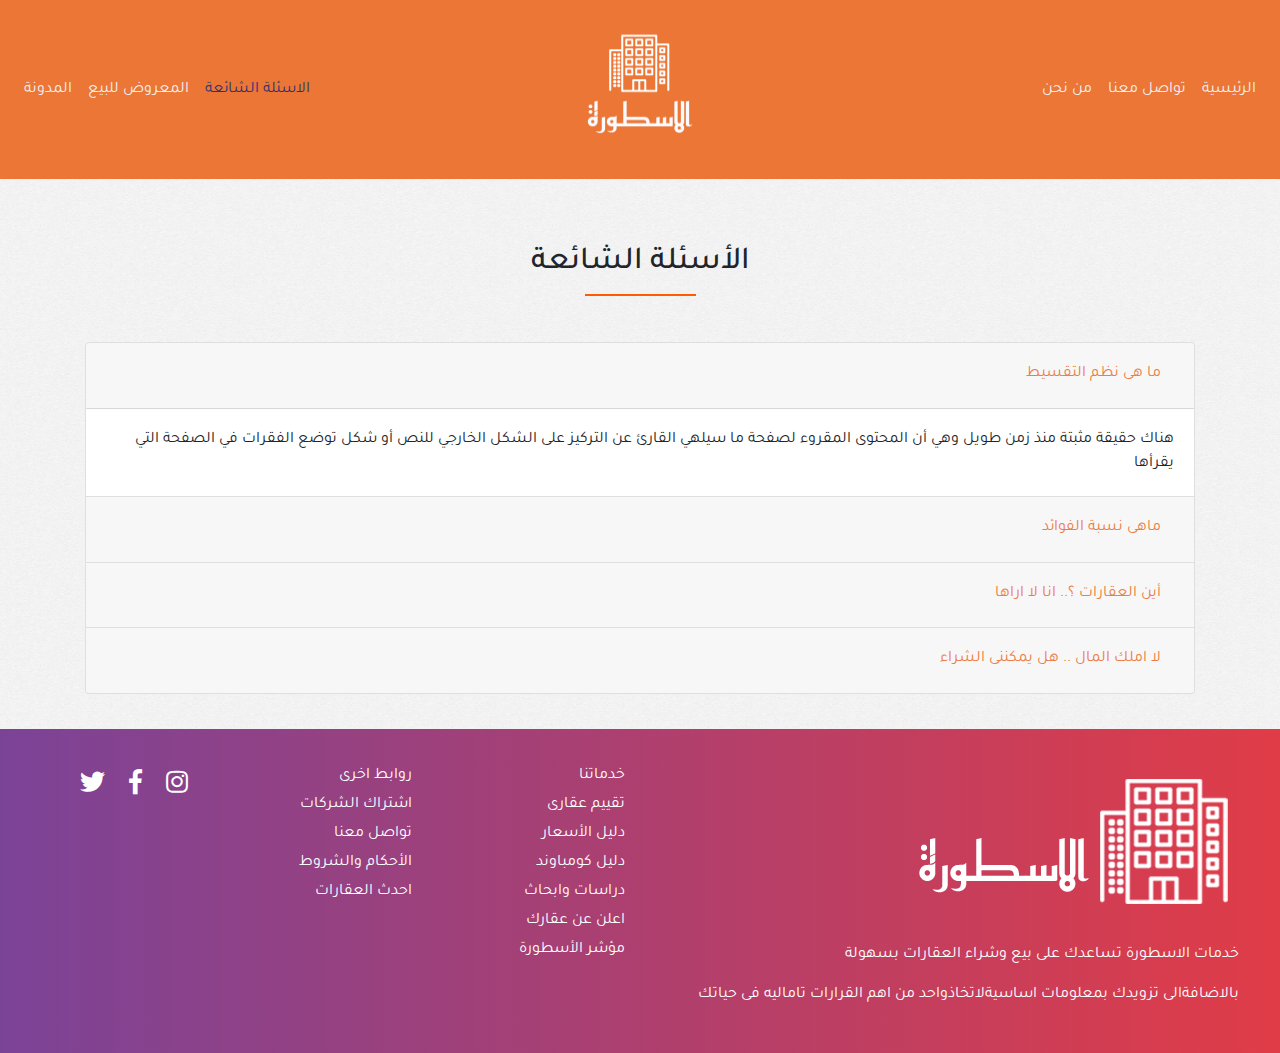
<file: الاسئلة الشائعة.html>
<!DOCTYPE html>
<html lang="en">

<head>
    <meta charset="UTF-8">
    <meta name="viewport" content="width=device-width, initial-scale=1.0">
    <meta http-equiv="X-UA-Compatible" content="ie=edge">
    <title> الأسئلة الشائعة </title>
    <!-- font family link -->
    <link href="https://fonts.googleapis.com/css?family=Tajawal&display=swap" rel="stylesheet">

    <link href="assets/css/bootstrap.min.css" rel="stylesheet">
    <link href="assets/css/all.min.css" rel="stylesheet">
    <link href="assets/css/style.css" rel="stylesheet">
</head>

<body>
    <!-- start navbar -->
    <nav class="navbar navbar-expand-md navbar-dark main_navbar ask_page_navbar">
        <div class="navbar-collapse collapse w-100 order-1 order-md-0 dual-collapse2">
            <ul class="navbar-nav navbar_menue mr-auto">
                <li class="nav-item ">
                    <a class="nav-link" href="#"> <span class="bottom_line">المدونة</span> </a>
                </li>
                <li class="nav-item">
                    <a class="nav-link" href="المعروض للبيع .html"><span class="bottom_line">المعروض للبيع</span>  </a>
                </li>
                <li class="nav-item selected_link">
                    <a class="nav-link" href="الاسئلة الشائعة.html"><span class="bottom_line">الاسئلة الشائعة</span> </a>
                </li>

            </ul>
        </div>
        <div class="mx-auto order-0 .navbar_logo">
            <a class="navbar-brand mx-auto pt-2" href="#">
                <img class="navbar_logo " src="assets/imgs/imgs/logo2.png" alt="logo">

            </a>
            <button class="navbar-toggler" type="button" data-toggle="collapse" data-target=".dual-collapse2">
                    <span class="navbar-toggler-icon"></span>
                </button>
        </div>
        <div class="navbar-collapse collapse w-100 order-3 dual-collapse2">
            <ul class="navbar-nav navbar_menue ml-auto">
                <li class="nav-item">
                    <a class="nav-link" href="من نحن.html"> <span class="bottom_line">من نحن</span></a>
                </li>
                <li class="nav-item">
                    <a class="nav-link" href="#"><span class="bottom_line">تواصل معنا</span> </a>
                </li>
                <li class="nav-item ">
                    <a class="nav-link " href="index.html"> <span class="bottom_line">الرئيسية</span> </a>
                </li>
            </ul>
        </div>
    </nav>

    <!-- end navbar  -->
    <!-- start famous question section  -->
    <section class="questions">
        <div class="container">
            <h2 class="header text-center  ques_title"> الأسئلة الشائعة </h2>
            <div class="row">
                <div class="col-sm-12">
                    <div class="accordion" id="accordionExample">
                        <div class="card">
                            <div class="card-header" id="headingOne">
                                <h2 class="mb-0">
                                    <button class="btn btn-link" type="button" data-toggle="collapse" data-target="#collapseOne" aria-expanded="true" aria-controls="collapseOne">
                                       ما هى نظم التقسيط
                                      </button>
                                </h2>
                            </div>

                            <div id="collapseOne" class="collapse show" aria-labelledby="headingOne" data-parent="#accordionExample">
                                <div class="card-body">
                                    هناك حقيقة مثبتة منذ زمن طويل وهي أن المحتوى المقروء لصفحة ما سيلهي القارئ عن التركيز على الشكل الخارجي للنص أو شكل توضع الفقرات في الصفحة التي يقرأها </div>
                            </div>
                        </div>
                        <div class="card">
                            <div class="card-header" id="headingTwo">
                                <h2 class="mb-0">
                                    <button class="btn btn-link collapsed" type="button" data-toggle="collapse" data-target="#collapseTwo" aria-expanded="false" aria-controls="collapseTwo">
                                        ماهى نسبة الفوائد  
                                      </button>
                                </h2>
                            </div>
                            <div id="collapseTwo" class="collapse" aria-labelledby="headingTwo" data-parent="#accordionExample">
                                <div class="card-body">
                                    هنالك العديد من الأنواع المتوفرة لنصوص لوريم إيبسوم، ولكن الغالبية تم تعديلها بشكل ما عبر إدخال بعض النوادر أو الكلمات العشوائية إلى النص. إن كنت تريد أن تستخدم نص لوريم إيبسوم ما، عليك أن تتحقق أولاً أن ليس هناك أي كلمات أو عبارات محرجة أو غير لائقة
                                    مخبأة في هذا النص </div>
                            </div>
                        </div>
                        <div class="card">
                            <div class="card-header" id="headingThree">
                                <h2 class="mb-0">
                                    <button class="btn btn-link collapsed" type="button" data-toggle="collapse" data-target="#collapseThree" aria-expanded="false" aria-controls="collapseThree">
                                        أين العقارات  ؟.. انا لا اراها 
                                      </button>
                                </h2>
                            </div>
                            <div id="collapseThree" class="collapse" aria-labelledby="headingThree" data-parent="#accordionExample">
                                <div class="card-body">
                                    خلافاَ للإعتقاد السائد فإن لوريم إيبسوم ليس نصاَ عشوائياً، بل إن له جذور في الأدب اللاتيني الكلاسيكي منذ العام 45 قبل الميلاد، مما يجعله أكثر من 2000 عام في القدم. قام البروفيسور "ريتشارد ماك لينتوك" (Richard McClintock) وهو بروفيسور اللغة اللاتينية في
                                    جامعة هامبدن-سيدني في فيرجينيا بالبحث عن أصول كلمة لاتينية غامضة في نص لوريم إيبسوم وهي "consectetur"، وخلال تتبعه لهذه الكلمة في الأدب اللاتيني اكتشف المصدر الغير قابل للشك </div>
                            </div>
                        </div>
                        <div class="card">
                            <div class="card-header" id="headingThree">
                                <h2 class="mb-0">
                                    <button class="btn btn-link collapsed" type="button" data-toggle="collapse" data-target="#collapseThree" aria-expanded="false" aria-controls="collapseThree">
                                                لا املك المال .. هل يمكننى الشراء 
                                        </button>
                                </h2>
                            </div>
                            <div id="collapseThree" class="collapse" aria-labelledby="headingThree" data-parent="#accordionExample">
                                <div class="card-body">
                                    هناك حقيقة مثبتة منذ زمن طويل وهي أن المحتوى المقروء لصفحة ما سيلهي القارئ عن التركيز على الشكل الخارجي للنص أو شكل توضع الفقرات في الصفحة التي يقرأها.
                                </div>
                            </div>
                        </div>
                    </div>
                </div>
            </div>


        </div>


    </section>
    <!-- start famous question section  -->
    <!-- start footer  -->
    <footer>
        <div class="container-fluid">
            <div class="row">
                <div class="col-md-2">
                    <div class="social text-right">
                        <i class="fab fa-twitter twitter "></i>
                        <i class="fab fa-facebook-f facebook"></i>
                        <i class="fab fa-instagram instagram"></i>

                    </div>
                </div>
                <div class="col-md-2">
                    <div class="footer_ul1">
                        <ul>
                            <li><a href="#"> روابط اخرى </a></li>
                            <li><a href="#"> اشتراك الشركات  </a></li>
                            <li><a href="#"> تواصل معنا  </a></li>
                            <li><a href="#"> الأحكام والشروط </a></li>
                            <li><a href="#"> احدث العقارات  </a></li>

                        </ul>
                    </div>

                </div>
                <div class="col-md-2">
                    <div class="footer_ul1">
                        <ul>
                            <li><a href="#"> خدماتنا </a></li>
                            <li><a href="#"> تقييم عقارى  </a></li>
                            <li><a href="#"> دليل الأسعار  </a></li>
                            <li><a href="#"> دليل كومباوند </a></li>
                            <li><a href="#"> دراسات وابحاث  </a></li>
                            <li><a href="#"> اعلن عن عقارك </a></li>
                            <li><a href="#"> مؤشر الأسطورة  </a></li>
                        </ul>
                    </div>


                </div>
                <div class="col-md-6 text-right ">
                    <div class="footer_info mr-3">
                        <img class="img-fluid" src="assets/imgs/imgs/footer-logo.png">

                        <p> خدمات الاسطورة تساعدك على بيع وشراء العقارات بسهولة </p>
                        <p>بالاضافةالى تزويدك بمعلومات اساسيةلاتخاذواحد من اهم القرارات تاماليه فى حياتك</p>
                    </div>

                </div>
            </div>
            <!--end row   -->

        </div>
        <!-- end container  -->

    </footer>
    <!-- end footer  -->




    <script src="assets/js/jquery-3.4.1.min.js"></script>
    <script src="assets/js/popper.min.js "></script>
    <script src="assets/js/bootstrap.min.js "></script>

    <script src="assets/js/script.js"></script>
</body>

</html>
</file>
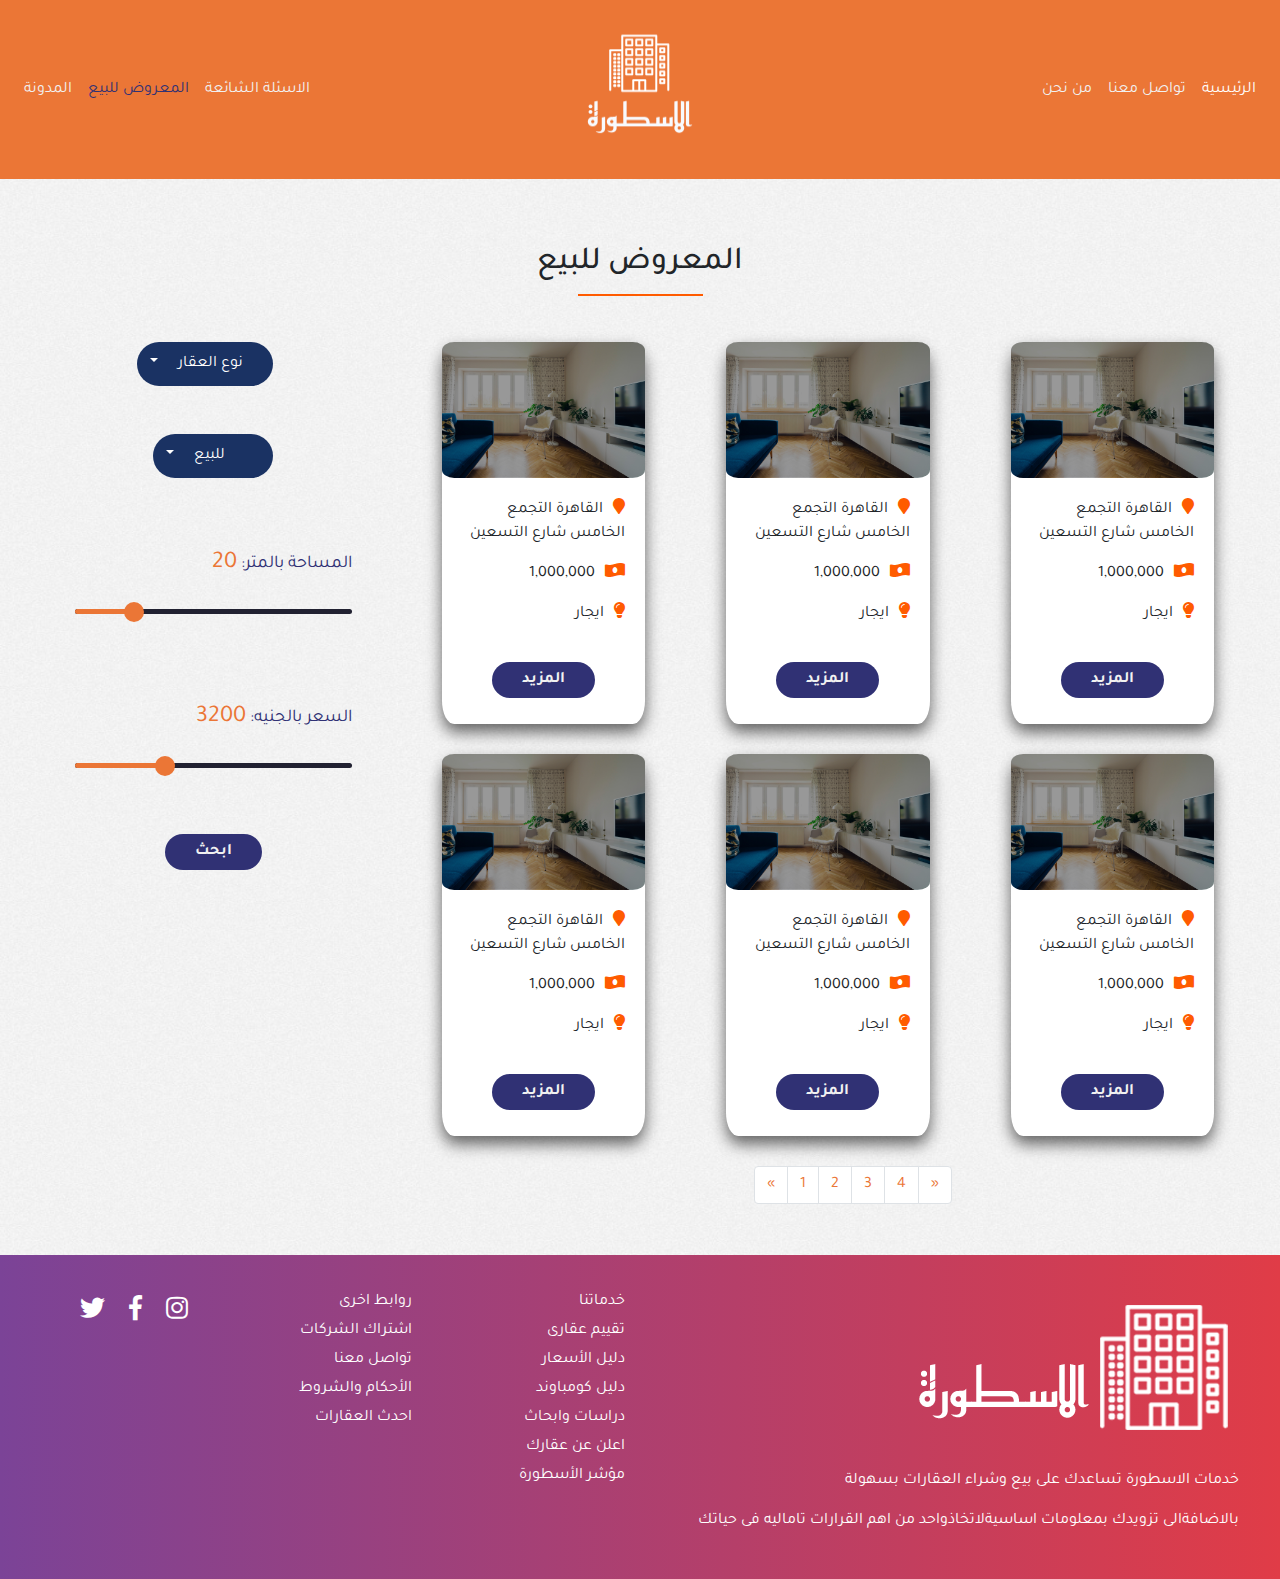
<file: المعروض للبيع .html>
<!DOCTYPE html>
<html lang="en">

<head>
    <meta charset="UTF-8">
    <meta name="viewport" content="width=device-width, initial-scale=1.0">
    <meta http-equiv="X-UA-Compatible" content="ie=edge">
    <title> المعروض للبيع </title>
    <!-- font family link -->
    <link href="https://fonts.googleapis.com/css?family=Tajawal&display=swap" rel="stylesheet">

    <link href="assets/css/bootstrap.min.css" rel="stylesheet">
    <link href="assets/css/all.min.css" rel="stylesheet">
    <link href="assets/css/style.css" rel="stylesheet">
</head>

<body>
    <!-- start navbar -->
    <nav class="navbar navbar-expand-md navbar-dark main_navbar ask_page_navbar">
        <div class="navbar-collapse collapse w-100 order-1 order-md-0 dual-collapse2">
            <ul class="navbar-nav navbar_menue mr-auto">
                <li class="nav-item ">
                    <a class="nav-link" href="#"> <span class="bottom_line">المدونة</span> </a>
                </li>
                <li class="nav-item selected_link">
                    <a class="nav-link" href="المعروض للبيع .html"><span class="bottom_line">المعروض للبيع</span>  </a>
                </li>
                <li class="nav-item">
                    <a class="nav-link" href="الاسئلة الشائعة.html"><span class="bottom_line">الاسئلة الشائعة</span> </a>
                </li>

            </ul>
        </div>
        <div class="mx-auto order-0 .navbar_logo">
            <a class="navbar-brand mx-auto pt-2" href="#">
                <img class="navbar_logo " src="assets/imgs/imgs/logo2.png" alt="logo">

            </a>
            <button class="navbar-toggler" type="button" data-toggle="collapse" data-target=".dual-collapse2">
                    <span class="navbar-toggler-icon"></span>
                </button>
        </div>
        <div class="navbar-collapse collapse w-100 order-3 dual-collapse2">
            <ul class="navbar-nav navbar_menue ml-auto">
                <li class="nav-item">
                    <a class="nav-link" href="من نحن.html"> <span class="bottom_line">من نحن</span></a>
                </li>
                <li class="nav-item">
                    <a class="nav-link" href="#"><span class="bottom_line">تواصل معنا</span> </a>
                </li>
                <li class="nav-item active">
                    <a class="nav-link " href="index.html"> <span class="bottom_line">الرئيسية</span> </a>
                </li>
            </ul>
        </div>
    </nav>

    <!-- end navbar  -->
    <!-- start famous question section  -->
    <section class="questions">
        <div class="container-fluid">
            <h2 class="header text-center  ques_title">المعروض للبيع </h2>
            <div class="row">
                <div class="col-md-4">
                    <!-- dropdown menue -->
                    <div class="dropdown rtl ">
                        <button class="btn btn-default dropdown-toggle dropdown_style " type="button" id="dropdownMenu1" data-toggle="dropdown">
                              نوع العقار 
                              <span class="caret mr-3"></span>
                            </button>

                        <ul class="dropdown-menu dropdown-menu-right" role="menu" aria-labelledby="dLabel">
                            <li role="presentation"><a role="menuitem" tabindex="-1" href="#">نوع العقار </a></li>
                            <li role="presentation"><a role="menuitem" tabindex="-1" href="#">شقق</a></li>
                            <li role="presentation"><a role="menuitem" tabindex="-1" href="#">فيلات</a></li>
                            <li role="presentation"><a role="menuitem" tabindex="-1" href="#">شاليهات</a></li>
                            <li role="presentation"><a role="menuitem" tabindex="-1" href="#">سكنى</a></li>
                            <li role="presentation"><a role="menuitem" tabindex="-1" href="#">تجارى</a></li>
                            <li role="presentation"><a role="menuitem" tabindex="-1" href="#">كومباوند</a></li>
                            <!-- <li role="presentation" class="divider"></li> -->

                        </ul>
                    </div>
                    <!-- dropdown menue -->
                    <div class="dropdown rtl ">
                        <button class="btn btn-default dropdown-toggle dropdown_style pr-5 " type="button" id="dropdownMenu1" data-toggle="dropdown">
                                      للبيع
                                      <span class="caret mr-3"></span>
                                    </button>

                        <ul class="dropdown-menu dropdown-menu-right" role="menu" aria-labelledby="dLabel">
                            <li role="presentation"><a role="menuitem" tabindex="-1" href="#">نوع العقار </a></li>
                            <li role="presentation"><a role="menuitem" tabindex="-1" href="#">شقق</a></li>
                            <li role="presentation"><a role="menuitem" tabindex="-1" href="#">فيلات</a></li>
                            <li role="presentation"><a role="menuitem" tabindex="-1" href="#">شاليهات</a></li>
                            <li role="presentation"><a role="menuitem" tabindex="-1" href="#">سكنى</a></li>
                            <li role="presentation"><a role="menuitem" tabindex="-1" href="#">تجارى</a></li>
                            <li role="presentation"><a role="menuitem" tabindex="-1" href="#">كومباوند</a></li>
                            <!-- <li role="presentation" class="divider"></li> -->

                        </ul>
                    </div>
                    <!-- range input -->
                    <div class="budget-wrap">
                        <div class="budget">
                            <div class="header_budget">
                                <div class="title clearfix">
                                    <span class="pull-right"></span> :المساحة بالمتر
                                </div>
                            </div>
                            <div class="content">
                                <input id="area_inp" type="range" min="1" max="100" value="20" data-rangeslider>
                            </div>
                        </div>
                    </div>
                    <!-- price -->
                    <div class="price_budget-wrap">
                        <div class="price_budget">
                            <div class="price_header_budget">
                                <div class="price_title clearfix">
                                    <span class="price_pull-right"></span> :السعر بالجنيه
                                </div>
                            </div>
                            <div class="price_content">
                                <input id="price_inp" type="range" min="100" max="10000" value="3200" data-rangeslider>
                            </div>
                        </div>
                    </div>
                    <!-- end price -->
                    <div class="bottom_btn text-center mb-3">
                        <a href="#" class="badge badge-pill  contact_btn  text-center mx-auto ">ابحث</a>
                    </div>
                </div>
                <div class="col-md-8">
                    <div class="row cards_container">
                        <div class="col-md-4 ">
                            <div class="new_card">
                                <img class="img-fluid" src="assets/imgs/imgs/flat2.jpg">
                                <div class="newCard_content">
                                    <p> <i class="fas fa-map-marker"></i> القاهرة التجمع الخامس شارع التسعين </p>
                                    <p> <i class="fas fa-money-bill-wave-alt"></i> 1,000,000
                                    </p>
                                    <p><i class="fas fa-lightbulb"></i> ايجار
                                    </p>
                                </div>
                                <div class="new_btn text-center mb-3">
                                    <a href="دجلة لاند مارك .html" class="badge badge-pill  contact_btn  text-center mx-auto ">المزيد</a>
                                </div>
                            </div>
                        </div>
                        <!-- card -->
                        <div class="col-md-4  ">
                            <div class="new_card">
                                <img class="img-fluid" src="assets/imgs/imgs/flat2.jpg">
                                <div class="newCard_content">
                                    <p> <i class="fas fa-map-marker"></i> القاهرة التجمع الخامس شارع التسعين </p>
                                    <p> <i class="fas fa-money-bill-wave-alt"></i> 1,000,000
                                    </p>
                                    <p><i class="fas fa-lightbulb"></i> ايجار
                                    </p>
                                </div>
                                <div class="new_btn text-center mb-3">
                                    <a href="دجلة لاند مارك .html" class="badge badge-pill  contact_btn  text-center mx-auto ">المزيد</a>
                                </div>
                            </div>
                        </div>
                        <!-- card -->
                        <div class="col-md-4  ">
                            <div class="new_card">
                                <img class="img-fluid" src="assets/imgs/imgs/flat2.jpg">
                                <div class="newCard_content">
                                    <p> <i class="fas fa-map-marker"></i> القاهرة التجمع الخامس شارع التسعين </p>
                                    <p> <i class="fas fa-money-bill-wave-alt"></i> 1,000,000
                                    </p>
                                    <p><i class="fas fa-lightbulb"></i> ايجار
                                    </p>
                                </div>
                                <div class="new_btn text-center mb-3">
                                    <a href="دجلة لاند مارك .html" class="badge badge-pill  contact_btn  text-center mx-auto ">المزيد</a>
                                </div>

                            </div>
                        </div>
                        <!-- card -->
                        <div class="col-md-4  ">
                            <div class="new_card">
                                <img class="img-fluid" src="assets/imgs/imgs/flat2.jpg">
                                <div class="newCard_content">
                                    <p> <i class="fas fa-map-marker"></i> القاهرة التجمع الخامس شارع التسعين </p>
                                    <p> <i class="fas fa-money-bill-wave-alt"></i> 1,000,000
                                    </p>
                                    <p><i class="fas fa-lightbulb"></i> ايجار
                                    </p>
                                </div>
                                <div class="new_btn text-center mb-3">
                                    <a href="دجلة لاند مارك .html" class="badge badge-pill  contact_btn  text-center mx-auto ">المزيد</a>
                                </div>

                            </div>
                        </div>
                        <!-- card -->
                        <div class="col-md-4 ">
                            <div class="new_card">
                                <img class="img-fluid" src="assets/imgs/imgs/flat2.jpg">
                                <div class="newCard_content">
                                    <p> <i class="fas fa-map-marker"></i> القاهرة التجمع الخامس شارع التسعين </p>
                                    <p> <i class="fas fa-money-bill-wave-alt"></i> 1,000,000
                                    </p>
                                    <p><i class="fas fa-lightbulb"></i> ايجار
                                    </p>
                                </div>
                                <div class="new_btn text-center mb-3">
                                    <a href="دجلة لاند مارك .html" class="badge badge-pill  contact_btn  text-center mx-auto ">المزيد</a>
                                </div>

                            </div>
                        </div>
                        <!-- card -->
                        <div class="col-md-4  ">
                            <div class="new_card">
                                <img class="img-fluid" src="assets/imgs/imgs/flat2.jpg">
                                <div class="newCard_content">
                                    <p> <i class="fas fa-map-marker"></i> القاهرة التجمع الخامس شارع التسعين </p>
                                    <p> <i class="fas fa-money-bill-wave-alt"></i> 1,000,000
                                    </p>
                                    <p><i class="fas fa-lightbulb"></i> ايجار
                                    </p>
                                </div>
                                <div class="new_btn text-center mb-3">
                                    <a href="دجلة لاند مارك .html" class="badge badge-pill  contact_btn  text-center mx-auto ">المزيد</a>
                                </div>

                            </div>
                        </div>

                        <!--pagination-->
                        <div class="col">

                            <nav aria-label="Page navigation example text-center mx-auto">

                                <ul class="pagination justify-content-center">
                                    <li class="page-item">
                                        <a class="page-link" href="#" aria-label="Previous">
                                            <span aria-hidden="true">&laquo;</span>
                                            <span class="sr-only">Previous</span>
                                        </a>
                                    </li>
                                    <li class="page-item"><a class="page-link" href="#">1</a></li>
                                    <li class="page-item"><a class="page-link" href="#">2</a></li>
                                    <li class="page-item"><a class="page-link" href="#">3</a></li>
                                    <li class="page-item"><a class="page-link" href="#">4</a></li>
                                    <li class="page-item">
                                        <a class="page-link" href="#" aria-label="Next">
                                            <span aria-hidden="true">&raquo;</span>
                                            <span class="sr-only">Next</span>
                                        </a>
                                    </li>
                                </ul>
                            </nav>
                        </div>
                    </div>
                </div>
            </div>
    </section>


    <!-- start famous question section  -->
    <!-- start footer -->
    <footer>
        <div class="container-fluid">
            <div class="row">
                <div class="col-md-2">
                    <div class="social text-right">
                        <i class="fab fa-twitter twitter "></i>
                        <i class="fab fa-facebook-f facebook"></i>
                        <i class="fab fa-instagram instagram"></i>

                    </div>
                </div>
                <div class="col-md-2">
                    <div class="footer_ul1">
                        <ul>
                            <li><a href="#"> روابط اخرى </a></li>
                            <li><a href="#"> اشتراك الشركات  </a></li>
                            <li><a href="#"> تواصل معنا  </a></li>
                            <li><a href="#"> الأحكام والشروط </a></li>
                            <li><a href="#"> احدث العقارات  </a></li>

                        </ul>
                    </div>

                </div>
                <div class="col-md-2">
                    <div class="footer_ul1">
                        <ul>
                            <li><a href="#"> خدماتنا </a></li>
                            <li><a href="#"> تقييم عقارى  </a></li>
                            <li><a href="#"> دليل الأسعار  </a></li>
                            <li><a href="#"> دليل كومباوند </a></li>
                            <li><a href="#"> دراسات وابحاث  </a></li>
                            <li><a href="#"> اعلن عن عقارك </a></li>
                            <li><a href="#"> مؤشر الأسطورة  </a></li>
                        </ul>
                    </div>
                </div>
                <div class="col-md-6 text-right ">
                    <div class="footer_info mr-3">
                        <img class="img-fluid" src="assets/imgs/imgs/footer-logo.png">

                        <p> خدمات الاسطورة تساعدك على بيع وشراء العقارات بسهولة </p>
                        <p>بالاضافةالى تزويدك بمعلومات اساسيةلاتخاذواحد من اهم القرارات تاماليه فى حياتك</p>
                    </div>
                </div>
            </div>
            <!--end row   -->
        </div>
        <!-- end container  -->
    </footer>
    <!-- end footer  -->




    <script src="assets/js/jquery-3.4.1.min.js"></script>
    <script src="assets/js/popper.min.js "></script>
    <script src="assets/js/bootstrap.min.js "></script>

    <script src="assets/js/script.js"></script>
</body>

</html>
</file>
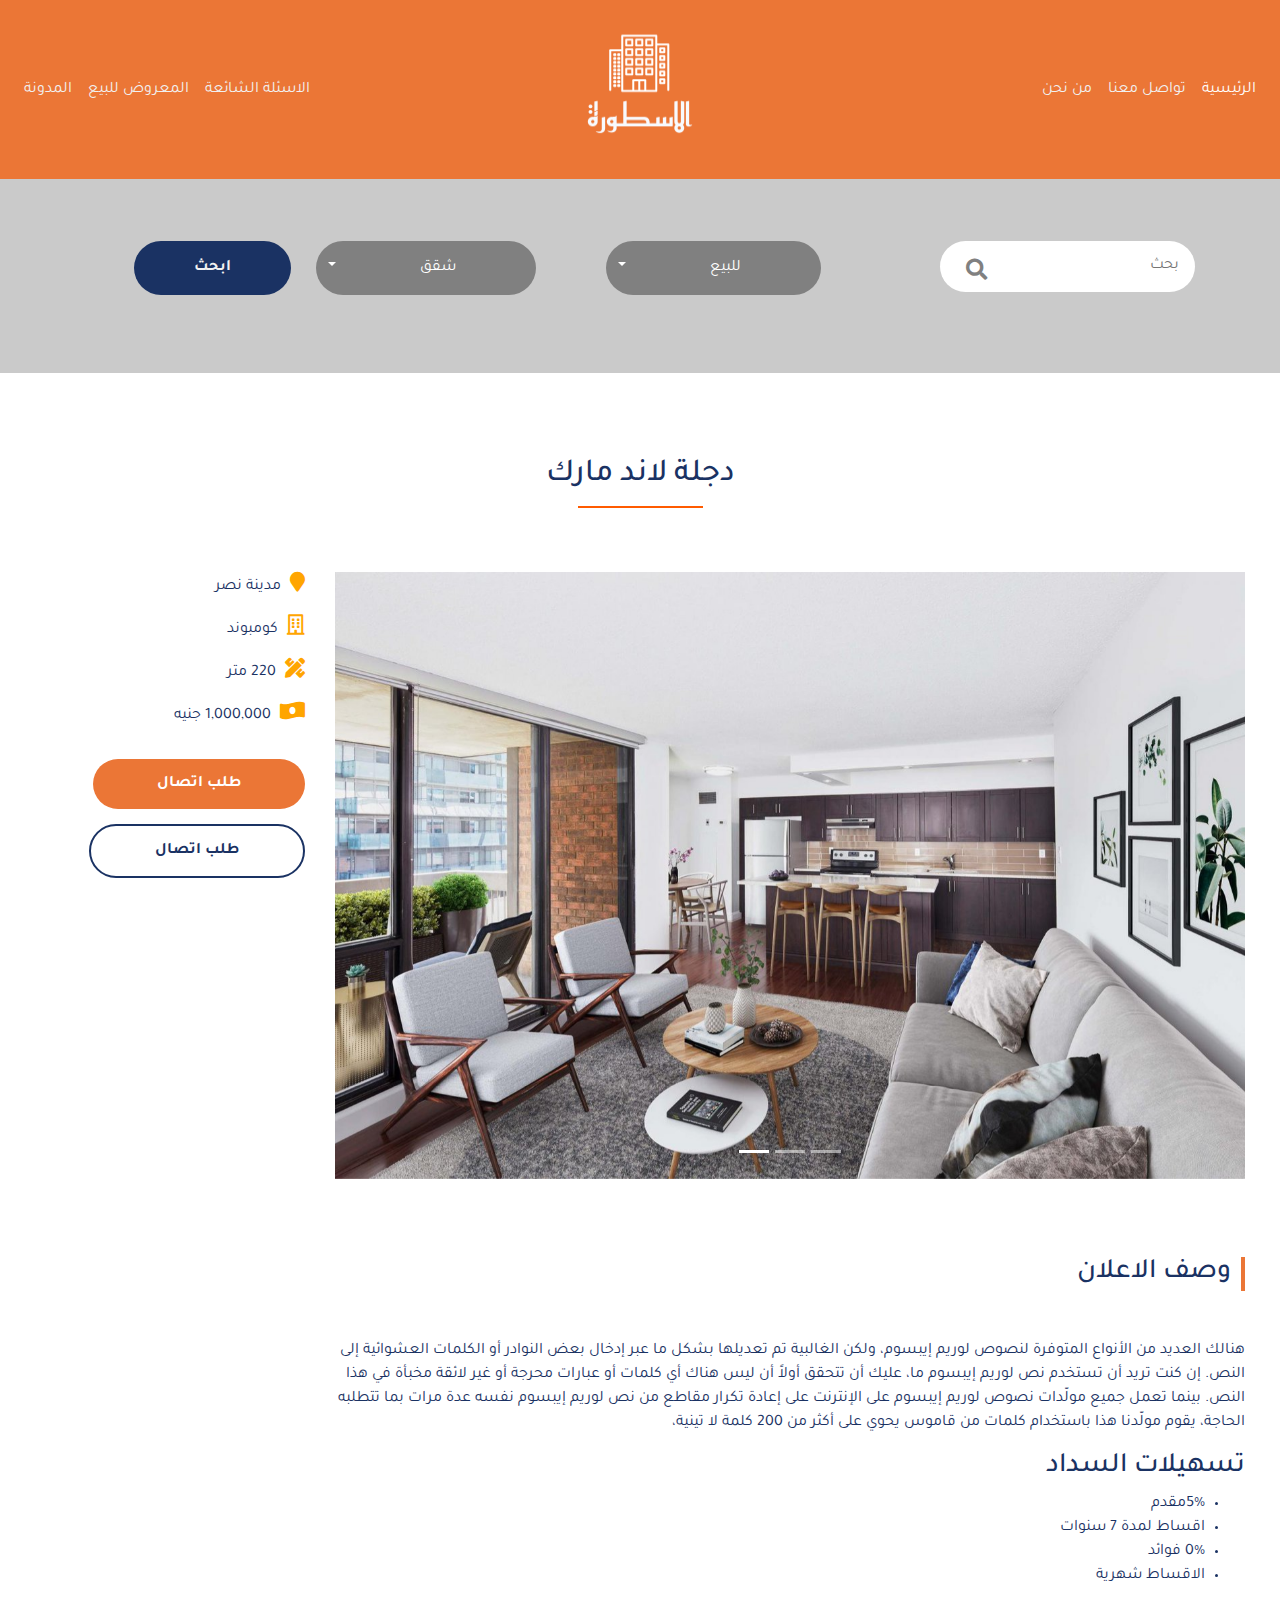
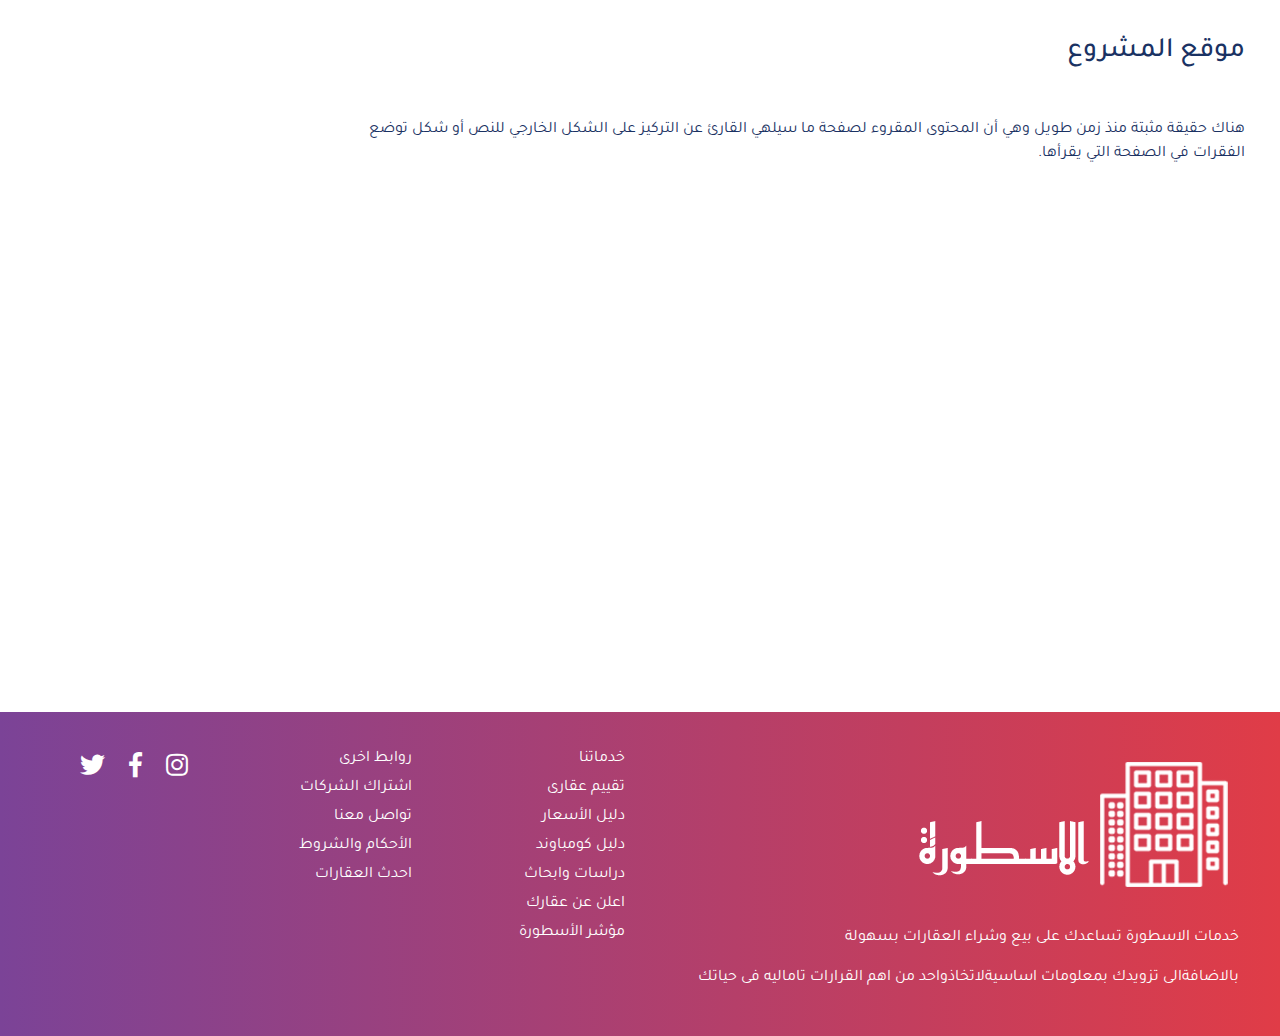
<file: دجلة لاند مارك .html>
<!DOCTYPE html>
<html lang="en">

<head>
    <meta charset="UTF-8">
    <meta name="viewport" content="width=device-width, initial-scale=1.0">
    <meta http-equiv="X-UA-Compatible" content="ie=edge">
    <title> دحلة لاند مارك </title>
    <!-- font family link -->
    <link href="https://fonts.googleapis.com/css?family=Tajawal&display=swap" rel="stylesheet">

    <link href="assets/css/bootstrap.min.css" rel="stylesheet">
    <link href="assets/css/all.min.css" rel="stylesheet">
    <link href="assets/css/style.css" rel="stylesheet">
</head>

<body>
    <!-- start navbar -->
    <nav class="navbar navbar-expand-md navbar-dark main_navbar ask_page_navbar">
        <div class="navbar-collapse collapse w-100 order-1 order-md-0 dual-collapse2">
            <ul class="navbar-nav navbar_menue mr-auto">
                <li class="nav-item ">
                    <a class="nav-link" href="#"> <span class="bottom_line">المدونة</span> </a>
                </li>
                <li class="nav-item ">
                    <a class="nav-link" href="المعروض للبيع .html"><span class="bottom_line">المعروض للبيع</span>  </a>
                </li>
                <li class="nav-item">
                    <a class="nav-link" href="الاسئلة الشائعة.html"><span class="bottom_line">الاسئلة الشائعة</span> </a>
                </li>

            </ul>
        </div>
        <div class="mx-auto order-0 .navbar_logo">
            <a class="navbar-brand mx-auto pt-2" href="#">
                <img class="navbar_logo " src="assets/imgs/imgs/logo2.png" alt="logo">

            </a>
            <button class="navbar-toggler" type="button" data-toggle="collapse" data-target=".dual-collapse2">
                    <span class="navbar-toggler-icon"></span>
                </button>
        </div>
        <div class="navbar-collapse collapse w-100 order-3 dual-collapse2">
            <ul class="navbar-nav navbar_menue ml-auto">
                <li class="nav-item ">
                    <a class="nav-link" href="من نحن.html"> <span class="bottom_line">من نحن</span></a>
                </li>
                <li class="nav-item">
                    <a class="nav-link" href="#"><span class="bottom_line">تواصل معنا</span> </a>
                </li>
                <li class="nav-item active">
                    <a class="nav-link " href="index.html"> <span class="bottom_line">الرئيسية</span> </a>
                </li>
            </ul>
        </div>
    </nav>
    <!-- end navbar  -->


    <!-- start up nav section  -->
    <section class="up_nav">
        <div class="container">
            <div class="row">
                <div class="col-md-3 text-center">
                    <div class=" up_btn mb-5">
                        <a href="#" class="badge badge-pill  contact_btn  text-center mx-auto we_btn "> ابحث</a>
                    </div>
                </div>
                <div class="col-md-3 text-center">
                    <!-- dropdown menue -->
                    <div class="dropdown rtl responsive ">
                        <button class="btn btn-default dropdown-toggle dropdown_style menue" type="button" id="dropdownMenu1" data-toggle="dropdown">
              شقق
              <span class="caret mr-5"></span>
            </button>
                        <ul class="dropdown-menu dropdown-menu-right land_menue" role="menu" aria-labelledby="dLabel">
                            <li role="presentation"><a role="menuitem" tabindex="-1" href="#">نوع العقار </a></li>
                            <li role="presentation"><a role="menuitem" tabindex="-1" href="#">شقق</a></li>
                            <li role="presentation"><a role="menuitem" tabindex="-1" href="#">فيلات</a></li>
                            <li role="presentation"><a role="menuitem" tabindex="-1" href="#">شاليهات</a></li>
                            <li role="presentation"><a role="menuitem" tabindex="-1" href="#">سكنى</a></li>
                        </ul>
                    </div>
                </div>
                <div class="col-md-3 text-center">
                    <!-- dropdown menue -->
                    <div class="dropdown rtl responsive">
                        <button class="btn btn-default dropdown-toggle dropdown_style menue" type="button" id="dropdownMenu1" data-toggle="dropdown">
                  للبيع
                  <span class="caret"></span>
                </button>

                        <ul class="dropdown-menu dropdown-menu-right land_menue" role="menu" aria-labelledby="dLabel">
                            <li role="presentation"><a role="menuitem" tabindex="-1" href="#">سكنى</a></li>
                            <li role="presentation"><a role="menuitem" tabindex="-1" href="#">تجارى</a></li>
                            <li role="presentation"><a role="menuitem" tabindex="-1" href="#">كومباوند</a></li>
                            <!-- <li role="presentation" class="divider"></li> -->

                        </ul>
                    </div>
                </div>
                <!-- search -->
                <div class="col-md-3 text-center">
                    <div class=" search_area">
                        <!-- <a href="#" class="badge badge-pill  contact_btn  text-center mx-auto we_btn "> -->
                        <input type="text" placeholder="بحث">
                        <i class="fa fa-search fa-lg"></i>

                    </div>
                </div>
            </div>
        </div>
    </section>
    <!-- end up nav section  -->
    <!-- start slider section  -->
    <section class="land">
        <div class="container-fluid">
            <h2 class="header text-center  ques_title my-5">دجلة لاند مارك </h2>
            <div class="row">
                <div class="col-md-3">
                    <div class="side_bar">
                        <p><i class="fas fa-map-marker"></i> مدينة نصر
                        </p>
                        <p><i class="far fa-building"></i> كومبوند
                        </p>
                        <p><i class="fas fa-pencil-ruler"></i> 220 متر
                        </p>
                        <p> <i class="fas fa-money-bill-wave-alt"></i> <span> 1,000,000 </span> جنيه
                        </p>
                    </div>
                    <div class="contact_ask">
                        <a href="#" class="badge badge-pill  text-center mx-auto  link1"> طلب اتصال </a>
                    </div>
                    <div class="contact_ask  outline_btn">
                        <a href="#" class="badge badge-pill  text-center mx-auto link2"> طلب اتصال </a>
                    </div>
                </div>
                <div class="col-md-9">
                    <div class="land_slider">

                        <div id="carouselExampleIndicators" class="carousel slide" data-ride="carousel">
                            <ol class="carousel-indicators">
                                <li data-target="#carouselExampleIndicators" data-slide-to="0" class="active"></li>
                                <li data-target="#carouselExampleIndicators" data-slide-to="1"></li>
                                <li data-target="#carouselExampleIndicators" data-slide-to="2"></li>
                            </ol>
                            <div class="carousel-inner">
                                <div class="carousel-item active">
                                    <img src="assets/imgs/imgs/landmark1.jpg" class="d-block w-100 img-fluid" alt="...">
                                </div>
                                <div class="carousel-item">
                                    <img src="assets/imgs/imgs/landmark2.jpg" class="d-block w-100 img-fluid" alt="...">
                                </div>
                                <div class="carousel-item">
                                    <img src="assets/imgs/imgs/landmark3.jpg" class="d-block w-100 img-fluid" alt="...">
                                </div>
                            </div>

                        </div>
                    </div>
                    <!-- start details section  -->
                    <section class="details">
                        <h3 class="my-5 land_title">وصف الاعلان </h3>
                        <p>هنالك العديد من الأنواع المتوفرة لنصوص لوريم إيبسوم، ولكن الغالبية تم تعديلها بشكل ما عبر إدخال بعض النوادر أو الكلمات العشوائية إلى النص. إن كنت تريد أن تستخدم نص لوريم إيبسوم ما، عليك أن تتحقق أولاً أن ليس هناك أي كلمات أو عبارات
                            محرجة أو غير لائقة مخبأة في هذا النص. بينما تعمل جميع مولّدات نصوص لوريم إيبسوم على الإنترنت على إعادة تكرار مقاطع من نص لوريم إيبسوم نفسه عدة مرات بما تتطلبه الحاجة، يقوم مولّدنا هذا باستخدام كلمات من قاموس يحوي على أكثر من
                            200 كلمة لا تينية،</p>

                        <h3>تسهيلات السداد </h3>
                        <ul>
                            <li>5%مقدم</li>
                            <li>اقساط لمدة 7 سنوات </li>
                            <li>0% فوائد</li>
                            <li>الاقساط شهرية </li>
                        </ul>

                        <h3 class="my-5">موقع المشروع</h3>
                        <p>هناك حقيقة مثبتة منذ زمن طويل وهي أن المحتوى المقروء لصفحة ما سيلهي القارئ عن التركيز على الشكل الخارجي للنص أو شكل توضع الفقرات في الصفحة التي يقرأها.</p>
                    </section>
                    <!-- end details section  -->
                    <!-- google map -->
                    <div class="google_map text-right">
                        <iframe src="https://www.google.com/maps/embed?pb=!1m18!1m12!1m3!1d13813.242678657061!2d31.321352830299766!3d30.05662818240419!2m3!1f0!2f0!3f0!3m2!1i1024!2i768!4f13.1!3m3!1m2!1s0x14583e5d94c66301%3A0xddddf100de42206c!2sNasr%20City%2C%20Al%20Manteqah%20Al%20Oula%2C%20Nasr%20City%2C%20Cairo%20Governorate!5e0!3m2!1sen!2seg!4v1572514274695!5m2!1sen!2seg"
                            width="600" height="450" frameborder="0" style="border:0;" allowfullscreen=""></iframe>
                    </div>
                </div>
            </div>

        </div>

    </section>

    <!-- end slider section  -->



    <!-- start footer  -->
    <footer>
        <div class="container-fluid">
            <div class="row">
                <div class="col-md-2">
                    <div class="social text-right">
                        <i class="fab fa-twitter twitter "></i>
                        <i class="fab fa-facebook-f facebook"></i>
                        <i class="fab fa-instagram instagram"></i>

                    </div>
                </div>
                <div class="col-md-2">
                    <div class="footer_ul1">
                        <ul>
                            <li><a href="#"> روابط اخرى </a></li>
                            <li><a href="#"> اشتراك الشركات  </a></li>
                            <li><a href="#"> تواصل معنا  </a></li>
                            <li><a href="#"> الأحكام والشروط </a></li>
                            <li><a href="#"> احدث العقارات  </a></li>

                        </ul>
                    </div>

                </div>
                <div class="col-md-2">
                    <div class="footer_ul1">
                        <ul>
                            <li><a href="#"> خدماتنا </a></li>
                            <li><a href="#"> تقييم عقارى  </a></li>
                            <li><a href="#"> دليل الأسعار  </a></li>
                            <li><a href="#"> دليل كومباوند </a></li>
                            <li><a href="#"> دراسات وابحاث  </a></li>
                            <li><a href="#"> اعلن عن عقارك </a></li>
                            <li><a href="#"> مؤشر الأسطورة  </a></li>
                        </ul>
                    </div>


                </div>
                <div class="col-md-6 text-right ">
                    <div class="footer_info mr-3">
                        <img class="img-fluid" src="assets/imgs/imgs/footer-logo.png">

                        <p> خدمات الاسطورة تساعدك على بيع وشراء العقارات بسهولة </p>
                        <p>بالاضافةالى تزويدك بمعلومات اساسيةلاتخاذواحد من اهم القرارات تاماليه فى حياتك</p>
                    </div>

                </div>
            </div>
            <!--end row   -->

        </div>
        <!-- end container  -->

    </footer>
    <!-- end footer  -->




    <script src="assets/js/jquery-3.4.1.min.js"></script>
    <script src="assets/js/popper.min.js "></script>
    <script src="assets/js/bootstrap.min.js "></script>

    <script src="assets/js/script.js"></script>
</body>

</html>
</file>
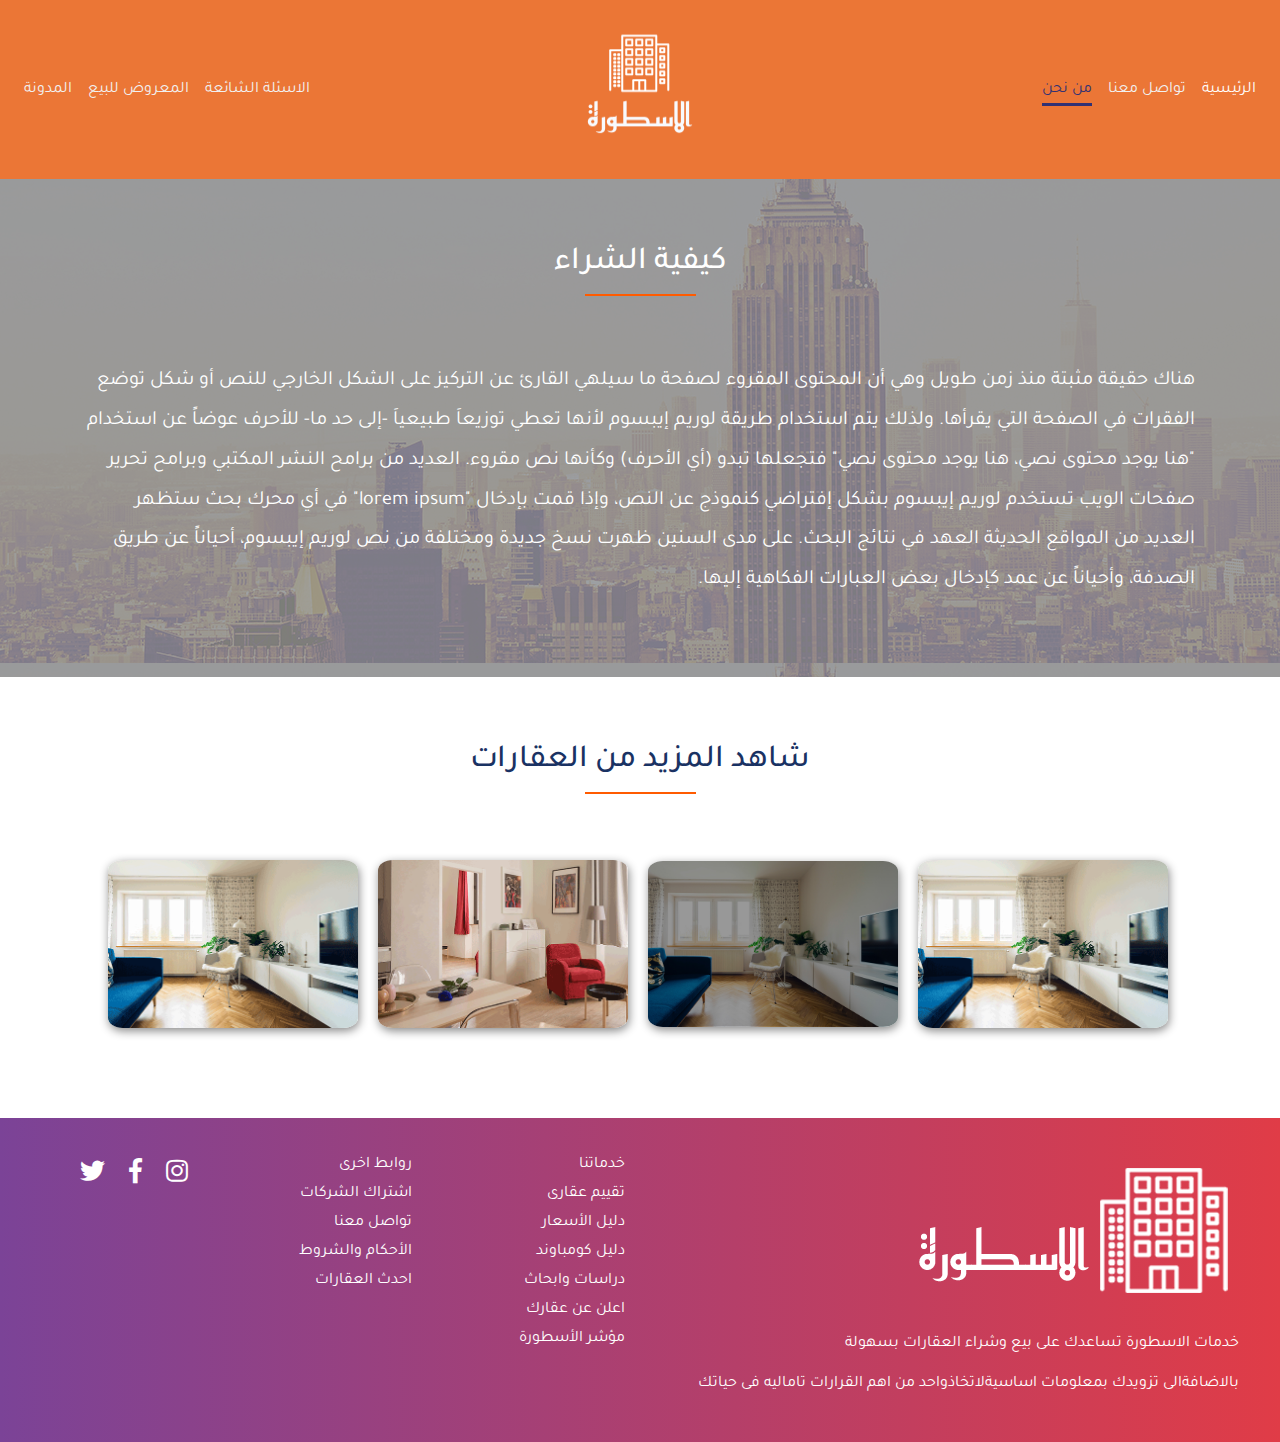
<file: كيفية الشراء.html>
<!DOCTYPE html>
<html lang="en">

<head>
    <meta charset="UTF-8">
    <meta name="viewport" content="width=device-width, initial-scale=1.0">
    <meta http-equiv="X-UA-Compatible" content="ie=edge">
    <title> كيفية الشراء </title>
    <!-- font family link -->
    <link href="https://fonts.googleapis.com/css?family=Tajawal&display=swap" rel="stylesheet">

    <link href="assets/css/bootstrap.min.css" rel="stylesheet">
    <link href="assets/css/all.min.css" rel="stylesheet">
    <link href="assets/css/jquery.fancybox.min.css" rel="stylesheet">
    <link href="assets/css/style.css" rel="stylesheet">
</head>

<body>
    <!-- start navbar -->
    <nav class="navbar navbar-expand-md navbar-dark main_navbar ask_page_navbar">
        <div class="navbar-collapse collapse w-100 order-1 order-md-0 dual-collapse2">
            <ul class="navbar-nav navbar_menue mr-auto">
                <li class="nav-item ">
                    <a class="nav-link" href="#"> <span class="bottom_line">المدونة</span> </a>
                </li>
                <li class="nav-item ">
                    <a class="nav-link" href="المعروض للبيع .html"><span class="bottom_line">المعروض للبيع</span>  </a>
                </li>
                <li class="nav-item">
                    <a class="nav-link" href="الاسئلة الشائعة.html"><span class="bottom_line">الاسئلة الشائعة</span> </a>
                </li>

            </ul>
        </div>
        <div class="mx-auto order-0 .navbar_logo">
            <a class="navbar-brand mx-auto pt-2" href="#">
                <img class="navbar_logo " src="assets/imgs/imgs/logo2.png" alt="logo">

            </a>
            <button class="navbar-toggler" type="button" data-toggle="collapse" data-target=".dual-collapse2">
                    <span class="navbar-toggler-icon"></span>
                </button>
        </div>
        <div class="navbar-collapse collapse w-100 order-3 dual-collapse2">
            <ul class="navbar-nav navbar_menue ml-auto">
                <li class="nav-item selected_link">
                    <a class="nav-link" href="من نحن.html"> <span class="link_active">من نحن</span></a>
                </li>
                <li class="nav-item">
                    <a class="nav-link" href="#"><span class="bottom_line">تواصل معنا</span> </a>
                </li>
                <li class="nav-item active">
                    <a class="nav-link " href="index.html"> <span class="bottom_line">الرئيسية</span> </a>
                </li>
            </ul>
        </div>
    </nav>
    <!-- end navbar  -->


    <!-- start buying section  -->
    <section class=" buying">
        <div class="buying_layer">
            <div class="container">
                <h2 class=" text-center ques_title header"> كيفية الشراء </h2>
                <div class="row">
                    <div class="col">
                        <div class="we_txt">
                            <p>هناك حقيقة مثبتة منذ زمن طويل وهي أن المحتوى المقروء لصفحة ما سيلهي القارئ عن التركيز على الشكل الخارجي للنص أو شكل توضع الفقرات في الصفحة التي يقرأها. ولذلك يتم استخدام طريقة لوريم إيبسوم لأنها تعطي توزيعاَ طبيعياَ -إلى حد
                                ما- للأحرف عوضاً عن استخدام "هنا يوجد محتوى نصي، هنا يوجد محتوى نصي" فتجعلها تبدو (أي الأحرف) وكأنها نص مقروء. العديد من برامح النشر المكتبي وبرامح تحرير صفحات الويب تستخدم لوريم إيبسوم بشكل إفتراضي كنموذج عن النص، وإذا
                                قمت بإدخال "lorem ipsum" في أي محرك بحث ستظهر العديد من المواقع الحديثة العهد في نتائج البحث. على مدى السنين ظهرت نسخ جديدة ومختلفة من نص لوريم إيبسوم، أحياناً عن طريق الصدفة، وأحياناً عن عمد كإدخال بعض العبارات الفكاهية
                                إليها.
                            </p>
                        </div>
                    </div>
                </div>
            </div>
        </div>
    </section>
    <!-- end buying section  -->

    <!-- start buildings -->
    <section class="buildings">
        <div class="container">
            <h2 class=" text-center ques_title header"> شاهد المزيد من العقارات </h2>
            <div class="col">
                <div class="imgs">
                    <a href="assets/imgs/imgs/sell.gif" data-fancybox="gallery" data-caption="first Room ">
                        <img src="assets/imgs/imgs/sell.gif" alt="" class="img-fluid" />
                    </a>
                    <a href="assets/imgs/imgs/sell.gif" data-fancybox data-caption="second room">
                        <img src="assets/imgs/imgs/buy3.gif" alt="" />
                    </a>
                    <a href="assets/imgs/imgs/sell.gif" data-fancybox data-caption="third room ">
                        <img src="assets/imgs/imgs/flat2.jpg" alt="" />
                    </a>
                    <a href="assets/imgs/imgs/sell.gif" data-fancybox data-caption="fourth room">
                        <img src="assets/imgs/imgs/sell.gif" alt="" />
                    </a>

                </div>

            </div>
    </section>
    <!-- end buildings -->

    <!-- start footer  -->
    <footer>
        <div class="container-fluid">
            <div class="row">
                <div class="col-md-2">
                    <div class="social text-right">
                        <i class="fab fa-twitter twitter "></i>
                        <i class="fab fa-facebook-f facebook"></i>
                        <i class="fab fa-instagram instagram"></i>

                    </div>
                </div>
                <div class="col-md-2">
                    <div class="footer_ul1">
                        <ul>
                            <li><a href="#"> روابط اخرى </a></li>
                            <li><a href="#"> اشتراك الشركات  </a></li>
                            <li><a href="#"> تواصل معنا  </a></li>
                            <li><a href="#"> الأحكام والشروط </a></li>
                            <li><a href="#"> احدث العقارات  </a></li>

                        </ul>
                    </div>
                </div>
                <div class="col-md-2">
                    <div class="footer_ul1">
                        <ul>
                            <li><a href="#"> خدماتنا </a></li>
                            <li><a href="#"> تقييم عقارى  </a></li>
                            <li><a href="#"> دليل الأسعار  </a></li>
                            <li><a href="#"> دليل كومباوند </a></li>
                            <li><a href="#"> دراسات وابحاث  </a></li>
                            <li><a href="#"> اعلن عن عقارك </a></li>
                            <li><a href="#"> مؤشر الأسطورة  </a></li>
                        </ul>
                    </div>
                </div>
                <div class="col-md-6 text-right ">
                    <div class="footer_info mr-3">
                        <img class="img-fluid" src="assets/imgs/imgs/footer-logo.png">

                        <p> خدمات الاسطورة تساعدك على بيع وشراء العقارات بسهولة </p>
                        <p>بالاضافةالى تزويدك بمعلومات اساسيةلاتخاذواحد من اهم القرارات تاماليه فى حياتك</p>
                    </div>
                </div>
            </div>
            <!--end row   -->
        </div>
        <!-- end container  -->
    </footer>
    <!-- end footer  -->




    <script src="assets/js/jquery-3.4.1.min.js"></script>
    <script src="assets/js/popper.min.js "></script>
    <script src="assets/js/bootstrap.min.js "></script>
    <script src="assets/js/jquery.fancybox.min.js"></script>


    <script src="assets/js/script.js"></script>
</body>

</html>
</file>
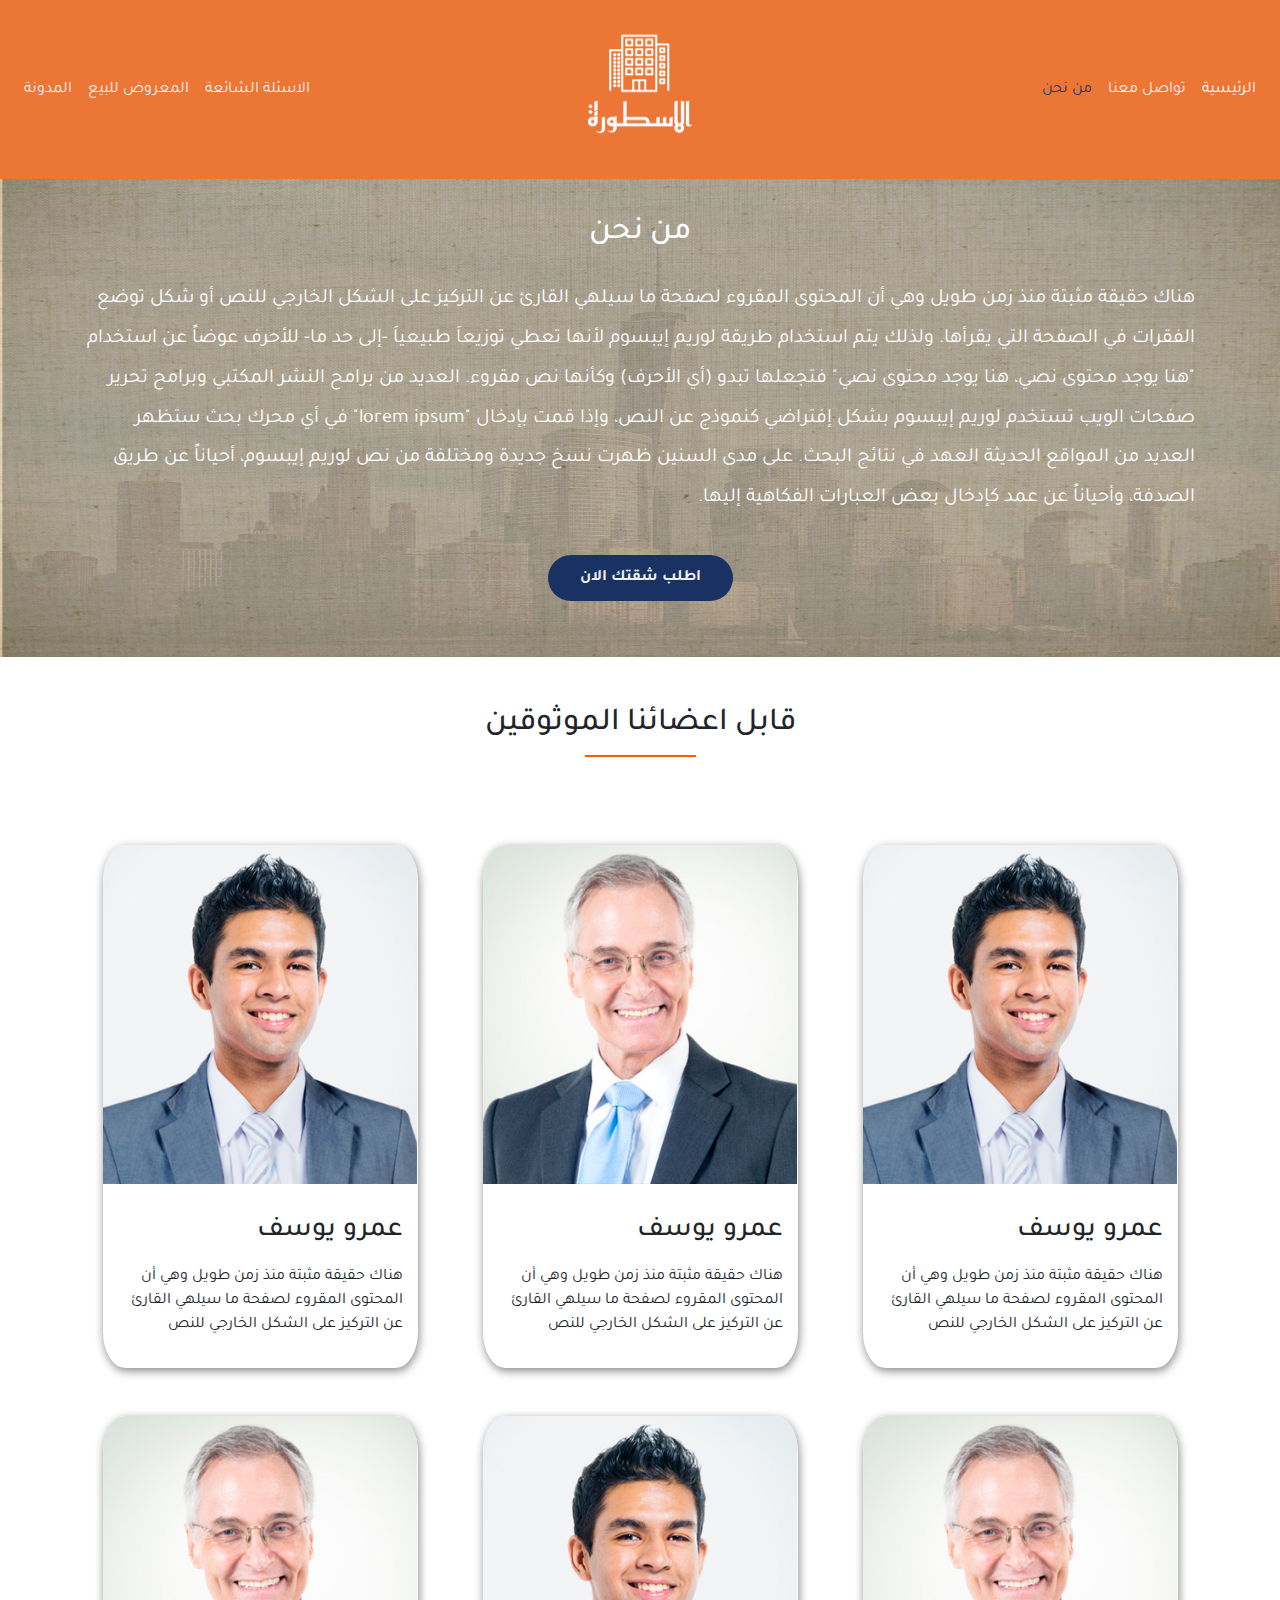
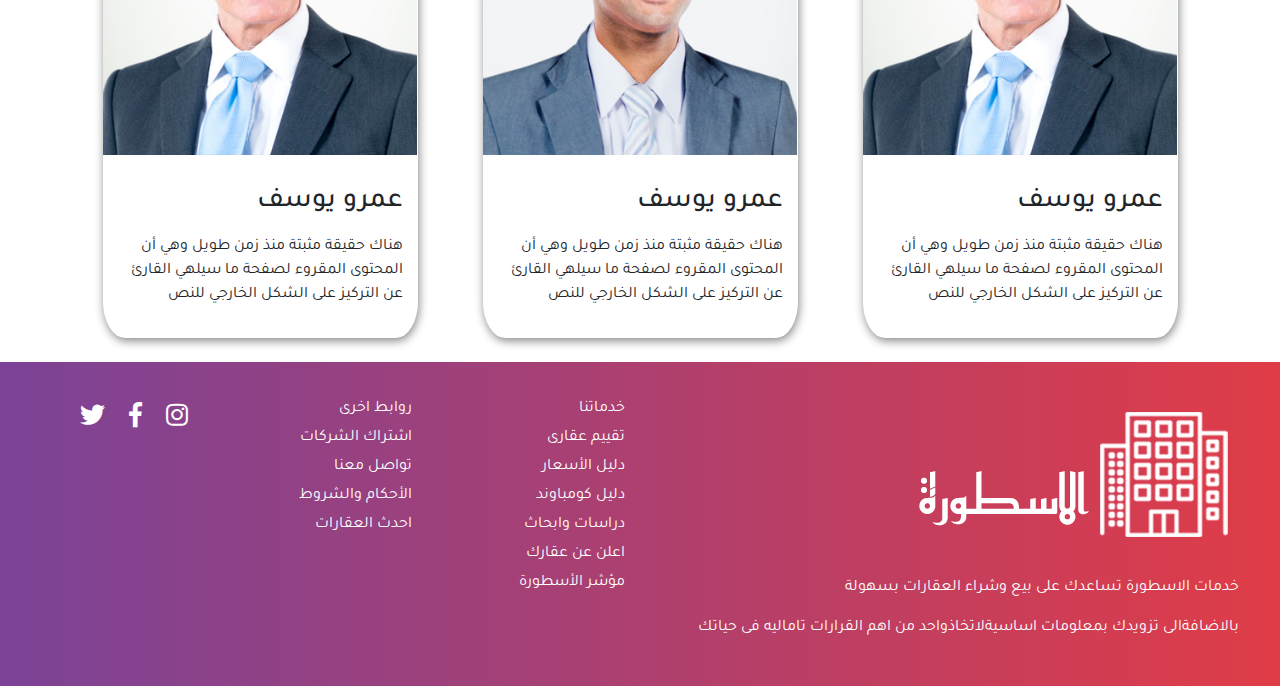
<file: من نحن.html>
<!DOCTYPE html>
<html lang="en">

<head>
    <meta charset="UTF-8">
    <meta name="viewport" content="width=device-width, initial-scale=1.0">
    <meta http-equiv="X-UA-Compatible" content="ie=edge">
    <title> من نحن </title>
    <!-- font family link -->
    <link href="https://fonts.googleapis.com/css?family=Tajawal&display=swap" rel="stylesheet">

    <link href="assets/css/bootstrap.min.css" rel="stylesheet">
    <link href="assets/css/all.min.css" rel="stylesheet">
    <link href="assets/css/style.css" rel="stylesheet">
</head>

<body>
    <!-- start navbar -->
    <nav class="navbar navbar-expand-md navbar-dark main_navbar ask_page_navbar">
        <div class="navbar-collapse collapse w-100 order-1 order-md-0 dual-collapse2">
            <ul class="navbar-nav navbar_menue mr-auto">
                <li class="nav-item ">
                    <a class="nav-link" href="#"> <span class="bottom_line">المدونة</span> </a>
                </li>
                <li class="nav-item ">
                    <a class="nav-link" href="المعروض للبيع .html"><span class="bottom_line">المعروض للبيع</span>  </a>
                </li>
                <li class="nav-item">
                    <a class="nav-link" href="الاسئلة الشائعة.html"><span class="bottom_line">الاسئلة الشائعة</span> </a>
                </li>

            </ul>
        </div>
        <div class="mx-auto order-0 .navbar_logo">
            <a class="navbar-brand mx-auto pt-2" href="#">
                <img class="navbar_logo " src="assets/imgs/imgs/logo2.png" alt="logo">

            </a>
            <button class="navbar-toggler" type="button" data-toggle="collapse" data-target=".dual-collapse2">
                    <span class="navbar-toggler-icon"></span>
                </button>
        </div>
        <div class="navbar-collapse collapse w-100 order-3 dual-collapse2">
            <ul class="navbar-nav navbar_menue ml-auto">
                <li class="nav-item selected_link">
                    <a class="nav-link" href="من نحن.html"> <span class="bottom_line">من نحن</span></a>
                </li>
                <li class="nav-item">
                    <a class="nav-link" href="#"><span class="bottom_line">تواصل معنا</span> </a>
                </li>
                <li class="nav-item active">
                    <a class="nav-link " href="index.html"> <span class="bottom_line">الرئيسية</span> </a>
                </li>
            </ul>
        </div>
    </nav>
    <!-- end navbar  -->


    <!-- start we section  -->
    <section class="we">
        <div class="container">
            <h2 class=" text-center "> من نحن </h2>
            <div class="row">
                <div class="col">
                    <div class="we_txt">
                        <p>هناك حقيقة مثبتة منذ زمن طويل وهي أن المحتوى المقروء لصفحة ما سيلهي القارئ عن التركيز على الشكل الخارجي للنص أو شكل توضع الفقرات في الصفحة التي يقرأها. ولذلك يتم استخدام طريقة لوريم إيبسوم لأنها تعطي توزيعاَ طبيعياَ -إلى حد ما-
                            للأحرف عوضاً عن استخدام "هنا يوجد محتوى نصي، هنا يوجد محتوى نصي" فتجعلها تبدو (أي الأحرف) وكأنها نص مقروء. العديد من برامح النشر المكتبي وبرامح تحرير صفحات الويب تستخدم لوريم إيبسوم بشكل إفتراضي كنموذج عن النص، وإذا قمت بإدخال
                            "lorem ipsum" في أي محرك بحث ستظهر العديد من المواقع الحديثة العهد في نتائج البحث. على مدى السنين ظهرت نسخ جديدة ومختلفة من نص لوريم إيبسوم، أحياناً عن طريق الصدفة، وأحياناً عن عمد كإدخال بعض العبارات الفكاهية إليها.</p>
                    </div>
                    <div class="bottom_btn text-center mb-3">
                        <a href="#" class="badge badge-pill  contact_btn  text-center mx-auto we_btn ">اطلب شقتك الان</a>
                    </div>
                </div>
            </div>
        </div>
    </section>
    <!-- end we section  -->


    <!-- start famous members   -->
    <section class="famous_members">
        <div class="container">
            <h2 class="header text-center  ques_title my-5">قابل اعضائنا الموثوقين </h2>
            <div class="row">
                <!-- member -->
                <div class="col-md-4">
                    <div class="member">
                        <img class="img-fluid" src="assets/imgs/imgs/0.jpg">
                        <div class="member_content ">
                            <h3 class="my-3">عمرو يوسف </h3>
                            <p>هناك حقيقة مثبتة منذ زمن طويل وهي أن المحتوى المقروء لصفحة ما سيلهي القارئ عن التركيز على الشكل الخارجي للنص</p>
                        </div>
                    </div>
                </div>
                <!-- member -->
                <div class="col-md-4">
                    <div class="member">
                        <img class="img-fluid" src="assets/imgs/imgs/1.jpg">
                        <div class="member_content ">
                            <h3 class="my-3">عمرو يوسف </h3>
                            <p>هناك حقيقة مثبتة منذ زمن طويل وهي أن المحتوى المقروء لصفحة ما سيلهي القارئ عن التركيز على الشكل الخارجي للنص</p>
                        </div>
                    </div>
                </div>
                <!-- member -->
                <div class="col-md-4">
                    <div class="member">
                        <img class="img-fluid" src="assets/imgs/imgs/0.jpg">
                        <div class="member_content ">
                            <h3 class="my-3">عمرو يوسف </h3>
                            <p>هناك حقيقة مثبتة منذ زمن طويل وهي أن المحتوى المقروء لصفحة ما سيلهي القارئ عن التركيز على الشكل الخارجي للنص</p>
                        </div>
                    </div>
                </div>
                <!-- member -->
                <div class="col-md-4">
                    <div class="member">
                        <img class="img-fluid" src="assets/imgs/imgs/1.jpg">
                        <div class="member_content ">
                            <h3 class="my-3">عمرو يوسف </h3>
                            <p>هناك حقيقة مثبتة منذ زمن طويل وهي أن المحتوى المقروء لصفحة ما سيلهي القارئ عن التركيز على الشكل الخارجي للنص</p>
                        </div>
                    </div>
                </div>
                <!-- member -->
                <div class="col-md-4">
                    <div class="member">
                        <img class="img-fluid" src="assets/imgs/imgs/0.jpg">
                        <div class="member_content ">
                            <h3 class="my-3">عمرو يوسف </h3>
                            <p>هناك حقيقة مثبتة منذ زمن طويل وهي أن المحتوى المقروء لصفحة ما سيلهي القارئ عن التركيز على الشكل الخارجي للنص</p>
                        </div>
                    </div>
                </div>
                <!-- member -->
                <div class="col-md-4">
                    <div class="member">
                        <img class="img-fluid" src="assets/imgs/imgs/1.jpg">
                        <div class="member_content ">
                            <h3 class="my-3">عمرو يوسف </h3>
                            <p>هناك حقيقة مثبتة منذ زمن طويل وهي أن المحتوى المقروء لصفحة ما سيلهي القارئ عن التركيز على الشكل الخارجي للنص</p>
                        </div>
                    </div>
                </div>

            </div>
        </div>
    </section>

    <!-- end famous members   -->


    <!-- start footer  -->
    <footer>
        <div class="container-fluid">
            <div class="row">
                <div class="col-md-2">
                    <div class="social text-right">
                        <i class="fab fa-twitter twitter "></i>
                        <i class="fab fa-facebook-f facebook"></i>
                        <i class="fab fa-instagram instagram"></i>

                    </div>
                </div>
                <div class="col-md-2">
                    <div class="footer_ul1">
                        <ul>
                            <li><a href="#"> روابط اخرى </a></li>
                            <li><a href="#"> اشتراك الشركات  </a></li>
                            <li><a href="#"> تواصل معنا  </a></li>
                            <li><a href="#"> الأحكام والشروط </a></li>
                            <li><a href="#"> احدث العقارات  </a></li>

                        </ul>
                    </div>

                </div>
                <div class="col-md-2">
                    <div class="footer_ul1">
                        <ul>
                            <li><a href="#"> خدماتنا </a></li>
                            <li><a href="#"> تقييم عقارى  </a></li>
                            <li><a href="#"> دليل الأسعار  </a></li>
                            <li><a href="#"> دليل كومباوند </a></li>
                            <li><a href="#"> دراسات وابحاث  </a></li>
                            <li><a href="#"> اعلن عن عقارك </a></li>
                            <li><a href="#"> مؤشر الأسطورة  </a></li>
                        </ul>
                    </div>


                </div>
                <div class="col-md-6 text-right ">
                    <div class="footer_info mr-3">
                        <img class="img-fluid" src="assets/imgs/imgs/footer-logo.png">

                        <p> خدمات الاسطورة تساعدك على بيع وشراء العقارات بسهولة </p>
                        <p>بالاضافةالى تزويدك بمعلومات اساسيةلاتخاذواحد من اهم القرارات تاماليه فى حياتك</p>
                    </div>

                </div>
            </div>
            <!--end row   -->

        </div>
        <!-- end container  -->

    </footer>
    <!-- end footer  -->




    <script src="assets/js/jquery-3.4.1.min.js"></script>
    <script src="assets/js/popper.min.js "></script>
    <script src="assets/js/bootstrap.min.js "></script>

    <script src="assets/js/script.js"></script>
</body>

</html>
</file>
<file: assets/css/style.css>
body {
    font-family: 'Tajawal', sans-serif;
}


/* ################################# start Home Page ############################## */


/* start navbar  */

.main_navbar {
    background-color: transparent!important;
}

.navbar-dark .navbar-nav .nav-link {
    color: #f1f1f1;
}

.navbar_logo {
    width: 150px;
    height: 150px;
    padding-top: 5px!important;
}

.navbar-dark .navbar-nav .nav-link:hover span {
    border-bottom: 3px solid #303174;
    padding-bottom: 5px;
}

.link_active {
    border-bottom: 3px solid #303174;
    padding-bottom: 5px;
}


/* start home section  */

.home {
    position: relative;
}

.header_Video {
    position: absolute;
    right: 0;
    bottom: 0;
    min-width: 100%;
    min-height: 100%;
}

.home_header {
    display: flex;
    align-items: center;
    justify-content: center;
    padding-bottom: 30px;
}

.home_layer {
    /* background-color: rgba(255, 97, 34, 0.6); */
    background-color: rgba(255, 86, 34, 0.6);
    position: relative;
    bottom: 0;
    right: 0;
    z-index: 99999;
    color: #f1f1f1;
    width: 100%;
    height: 100%;
    padding-bottom: 50px;
}

.header_txt a,
.contact_btn {
    text-decoration: none;
    color: #f1f1f1;
    background-color: #303174;
    font-size: 16px;
    padding: 12px 40px;
}

.header_txt a:hover,
.contact_btn:hover {
    color: #FF604B;
}


/* end home section  */


/* start introduce section  */

.introduce {
    padding-top: 40px;
    scroll-padding-bottom: 40px;
}

.header {
    margin: 30px 0px;
    padding-bottom: 30px;
    position: relative;
}

.header:after {
    content: "";
    position: absolute;
    left: 45%;
    top: 73%;
    width: 10%;
    height: 3px;
    background-color: #ff5b00;
}

.introduce_item {
    text-align: center;
    padding: 20px;
}

.introduce_item img {
    width: 100px;
    height: 100px;
    margin: 30px 0px;
}

.introduce_item h3 {
    margin: 20px 0px;
}

.introduce_item a {
    text-decoration: none;
    color: #303174!important;
    cursor: pointer;
}

.introduce_item p {
    color: #989898;
    margin-bottom: 30px;
    padding: 0px 20px;
}


/* end introduce section  */


/* start our places section  */

.places_item img {
    width: 200px;
    height: 200px;
    transform: rotate(25deg);
    border-radius: 40px;
    -webkit-box-shadow: 9px 12px 14px 1px rgba(206, 209, 217, .9), -4px 0px 19px 0px rgba(206, 209, 217, .9);
    -moz-box-shadow: 9px 12px 14px 1px rgba(206, 209, 217, .9), -4px 0px 19px 0px rgba(206, 209, 217, .9);
    box-shadow: 9px 12px 14px 1px rgba(206, 209, 217, .9), -4px 0px 19px 0px rgba(206, 209, 217, .9)
}

.places_item img {
    transition: all .5s ease-in-out;
    -webkit-transition: all .5s ease-in-out;
    -moz-transition: all .5s ease-in-out;
    -ms-transition: all .5s ease-in-out;
    -o-transition: all .5s ease-in-out;
}

.places_item img:hover {
    transform: scale(.8) rotate(-5deg);
    -webkit-transform: scale(.8) rotate(-2deg);
    -moz-transform: scale(.8) rotate(-5deg);
    -ms-transform: scale(.8) rotate(-5deg);
    -o-transform: scale(.8) rotate(-5deg);
}


/* end our places section  */


/* start show items section */

.show_items {
    background-image: url(../imgs/imgs/subtle-pattern-1.jpg);
    background-size: 100% 100%;
    padding-top: 35px!important;
    padding-bottom: 35px!important;
}

.show_header:after {
    top: 76%;
}

.flipcard {
    position: relative;
    perspective: 700px;
    -webkit-transform-style: preserve-3d;
    transform-style: preserve-3d;
    margin-bottom: 55px!important;
    width: 100%;
    height: 415px;
}

.flipcard_front,
.flipcard_back {
    backface-visibility: hidden;
    height: 100%;
    width: 100%;
    position: absolute;
    top: 0;
    left: 0;
    -webkit-backface-visibility: hidden;
    -moz-transition: all .5s ease;
    -ms-transition: all .5s ease;
    -o-transition: all .5s ease;
    transition: all .5s ease;
    -webkit-transition: all .5s ease;
}

.flipcard_front {
    width: 75%;
}

.flipcard_front .show_item {
    box-shadow: 0px 8px 16px 0px rgba(0, 0, 0, 0.6);
    border-radius: 6%;
    background-color: white;
    height: 100%;
}

.flipcard_front .show_item img {
    border-radius: 6%;
    -webkit-border-radius: 6%;
    -moz-border-radius: 6%;
    -ms-border-radius: 6%;
    -o-border-radius: 6%;
}

.flipcard_front .show_item .show_content {
    direction: rtl;
    text-align: right;
    padding: 20px;
}

.flipcard_front .show_item .show_content i {
    color: #ff5b00 !important;
    padding-left: 6px;
}

.flipcard_front .show_item .show_content p {
    color: #989898;
}

.flipcard:hover .flipcard_front {
    -webkit-transform: rotateY(180deg);
    -ms-transform: rotateY(180deg);
    -moz-transform: rotateY(180deg);
    -o-transform: rotateY(180deg);
    transform: rotateY(180deg);
}

.flipcard_back {
    -webkit-transform: rotateY(180deg);
    -ms-transform: rotateY(180deg);
    -moz-transform: rotateY(180deg);
    -o-transform: rotateY(180deg);
    transform: rotateY(180deg);
    background-color: hotpink!important;
    width: 75%;
    height: 100%;
    border-radius: 6%;
    text-align: center;
}

.flipcard:hover .flipcard_back {
    -webkit-transform: rotateY(360deg);
    -ms-transform: rotateY(360deg);
    -moz-transform: rotateY(360deg);
    -o-transform: rotateY(360deg);
    transform: rotateY(360deg);
}

.flipcard_description {
    box-sizing: border-box;
    position: absolute;
    top: 0;
    width: 100%;
    padding: 20px;
}

.flipcard_description a {
    text-decoration: none;
    color: #303174!important;
}

.flipcard_description img {
    width: 100px;
    height: 100px;
    margin: 30px 10px;
}

.more_btn {
    margin-bottom: 20px;
    margin-top: 10px;
    box-shadow: 0px 8px 16px 0px rgba(0, 0, 0, .6);
}


/* end show items section */


/* start contact section  */

.contact {
    padding-top: 40px;
    padding-bottom: 40px;
    background-image: url(../imgs/imgs/contact\ us.gif);
    background-size: 100% 100%;
}

.contact h2 {
    color: white;
}

.contact_btn {
    padding: 10px 30px;
}

.text_area textarea {
    height: 120px!important;
}


/* end contact section  */


/* start entering email input */

.email_input {
    background-color: #FF604B;
    padding-top: 40px;
    padding-bottom: 40px;
}


/* end entering email input */


/* start footer */

footer {
    padding-top: 30px;
    padding-bottom: 30px;
    color: white;
    background: #7b4397;
    /* fallback for old browsers */
    background: linear-gradient(to left, #e03c47, #7b4397);
    /* Chrome 10-25, Safari 5.1-6 */
    background: linear-gradient(to left, #e03c47, #7b4397);
    /* W3C, IE 10+/ Edge, Firefox 16+, Chrome 26+, Opera 12+, Safari 7+ */
}

.social i {
    font-size: 25px;
    padding: 10px;
    transition: all .5s ease-in-out;
    -webkit-transition: all .5s ease-in-out;
    -moz-transition: all .5s ease-in-out;
    -ms-transition: all .5s ease-in-out;
    -o-transition: all .5s ease-in-out;
}

.social i:hover {
    transform: scale(1.2, 1.2);
    -webkit-transform: scale(1.2, 1.2);
    -moz-transform: scale(1.2, 1.2);
    -ms-transform: scale(1.2, 1.2);
    -o-transform: scale(1.2, 1.2);
}

.social i.instagram:hover {
    color: #2C6A93!important;
}

.social i.facebook:hover {
    color: #0056b3!important;
}

.social i.twitter:hover {
    color: #1489ed!important;
}

.footer_ul1 ul {
    list-style-type: none;
}

.footer_ul1 ul li {
    margin: 5px 0px;
    text-align: right;
}

.footer_ul1 ul li:hover a {
    color: #FF604B
}

.footer_ul1 ul li a {
    text-decoration: none;
    color: white;
}

.footer_info p {
    text-align: right!important;
    padding-right: 10px;
}


/* end footeer */


/* ################################# End  Home Page ############################## */


/* ################################# start ask famouse questions page ############# */

.ask_page_navbar {
    background-color: #EB7636 !important;
}

.questions {
    padding-bottom: 30px;
    padding-top: 30px;
}

.ques_title:after {
    height: 2px;
}

.card-header {
    direction: rtl;
    text-align: right;
}

.card-header h2 button {
    color: #EB7D45;
    text-decoration: none!important;
}

.card-header h2 button:hover {
    color: #303174!important;
}

.accordion .card-body {
    text-align: right;
}


/* ################################# end ask famouse questions page ####################################### */


/* ################################# start  for selling page ####################################### */

.questions {
    background-image: url(../imgs/imgs/subtle-pattern-1.jpg);
    background-size: 100% 100%;
    padding-top: 35px!important;
    padding-bottom: 35px!important;
}

.selected_link a {
    color: #303174!important;
}

.pagination .page-item .page-link {
    color: #eb7636;
}


/* dropdown menue  */

.rtl {
    direction: rtl;
    width: 30%;
    margin: auto;
    margin-bottom: 3rem;
}

.rtl .dropdown-menu-right {
    text-align: right;
}

.dropdown_style {
    background-color: #1A3263;
    border-radius: 10rem;
    padding: 10px 30px 10px 9px;
    border: none;
    color: #fff;
    outline: none!important;
}

.dropdown_style .dropdown_style:hover {
    color: #fff!important;
}

.dropdown-menu {
    background-color: #1A3263;
    color: #fff!important;
}

.rtl .dropdown-menu li a {
    color: #fff!important;
}

.rtl .dropdown-menu li {
    padding-bottom: 5px;
    padding-top: 5px;
    text-align: center;
    transition: all .5s ease-in-out;
    -webkit-transition: all .5s ease-in-out;
    -moz-transition: all .5s ease-in-out;
    -ms-transition: all .5s ease-in-out;
    -o-transition: all .5s ease-in-out;
}

.rtl .dropdown-menu li:hover {
    background-color: #2fa9d8;
    padding-right: 20px;
}

.rtl .dropdown-menu li a:hover {
    text-decoration: none;
}


/* range slider  */

.pull-left {
    float: left;
}


/* .pull-right {
    float: right;
} */

.clearfix:after,
.clearfix:before {
    content: '';
    display: table
}

.clearfix:after {
    clear: both;
    display: block
}

.rangeslider,
.rangeslider__fill {
    display: block;
    border-radius: 10px;
}

.rangeslider {
    position: relative;
}

.rangeslider:after {
    top: 50%;
    left: 0;
    right: 0;
    content: '';
    width: 100%;
    height: 5px;
    margin-top: -2.5px;
    border-radius: 5px;
    position: absolute;
    background: #212131;
}

.rangeslider--horizontal {
    width: 100%;
    height: 28px;
}

.rangeslider--vertical {
    width: 5px;
    min-height: 150px;
    max-height: 100%;
}

.rangeslider--disabled {
    filter: progid: DXImageTransform.Microsoft.Alpha(Opacity=40);
    opacity: 0.4;
}

.rangeslider__fill {
    position: absolute;
    background: #eb7636;
}

.rangeslider--horizontal .rangeslider__fill {
    top: 0;
    height: 100%;
}

.rangeslider--vertical .rangeslider__fill {
    bottom: 0;
    width: 100%;
}

.rangeslider__handle {
    top: 50%;
    width: 20px;
    height: 20px;
    cursor: pointer;
    margin-top: -9px;
    background: white;
    position: absolute;
    background: #eb7636;
    border-radius: 50%;
    display: inline-block;
}

.rangeslider__handle:active {
    background: #eb7636;
}

.rangeslider__fill,
.rangeslider__handle {
    z-index: 1;
}

.rangeslider--horizontal .rangeslider__fill {
    top: 50%;
    height: 5px;
    margin-top: -2.5px;
}


/* Budget */

.budget-wrap,
.price_budget-wrap {
    padding: 20px;
    /* box-shadow: 0 25px 55px 0 rgba(0, 0, 0, .21), 0 16px 28px 0 rgba(0, 0, 0, .22); */
    width: 80%;
    margin: auto;
    margin-bottom: 35px;
}

.budget-wrap .header_budget .title,
.price_budget-wrap .price_header_budget .price_title {
    color: #303174!important;
    font-size: 18px;
    margin-bottom: 15px;
    text-align: right;
}

.budget-wrap .header_budget .title .pull-right,
.price_budget-wrap .price_header_budget .price_title .price_pull-right {
    color: #eb7636;
    font-size: 24px;
    font-weight: 400;
}

.new_card {
    box-shadow: 0px 8px 16px 0px rgba(0, 0, 0, 0.6);
    border-radius: 6%;
    background-color: white;
    width: 80%;
    padding-bottom: 10px;
    margin-bottom: 30px;
}

.new_card img {
    border-radius: 6%;
}

.newCard_content {
    direction: rtl;
    text-align: right;
    padding: 20px;
}

.newCard_content i {
    color: #ff5b00 !important;
    padding-left: 6px;
}


/* ################################# end for selling page ####################################### */


/* ################################# start who we are  page ####################################### */

.we {
    background-image: url(../imgs/imgs/about.jpg);
    background-size: 100% 100%;
    padding-top: 35px!important;
    padding-bottom: 40px!important;
    color: #fff;
}

.we h2:hover {
    color: #eb7636;
}

.we_txt {
    text-align: right;
    direction: rtl;
    font-size: 20px;
    line-height: 1.988;
    padding-top: 20px;
    padding-bottom: 20px;
}

.we_btn {
    padding: 15px 32px;
    background-color: #1A3263;
}

.member {
    width: 90%;
    margin: 1.5rem auto;
    box-shadow: 1px 3px 10px #888888;
    border-radius: 7%;
    -webkit-border-radius: 7%;
    -moz-border-radius: 7%;
    -ms-border-radius: 7%;
    -o-border-radius: 7%;
    overflow: hidden;
}

.member_content {
    padding: 15px;
}

.member p,
.member h3 {
    direction: rtl;
    text-align: right;
}

.member img {
    border-top-right-radius: 7%;
    border-top-left-radius: 7%;
    transition: all .5s ease-in-out;
    -webkit-transition: all .5s ease-in-out;
    -moz-transition: all .5s ease-in-out;
    -ms-transition: all .5s ease-in-out;
    -o-transition: all .5s ease-in-out;
}

.member:hover img {
    transform: scale(1.2);
    -webkit-transform: scale(1.2);
    -moz-transform: scale(1.2);
    -ms-transform: scale(1.2);
    -o-transform: scale(1.2);
}


/* ################################# end who we are page ####################################### */


/* ################################# start digla park  land  page ############################## */

.up_nav {
    padding-top: 62px;
    padding-bottom: 30px;
    background-color: #CACACA;
}

.up_btn a {
    padding: 19px 60px;
    background-color: #1A3263;
}

.menue {
    padding: 15px 80px 15px 8px;
    background-color: #808080
}

.land_menu:focus {
    outline: none!important;
}

.menue .caret {
    margin-right: 5rem!important;
}

.menue:hover {
    color: white;
}

.land_menue {
    background-color: #808080
}

.land_menue li:hover {
    background-color: #0586b9!important;
}

.search_area {
    position: relative;
}

.search_area input {
    width: 100%;
    height: 100%;
    border: none;
    text-align: right;
    outline: none!important;
    border-radius: 1.8rem;
    padding: 16px;
}

.search_area i {
    position: absolute;
    top: 39%;
    left: 10%;
    color: #808080
}


/* side bar */

.land {
    color: #1A3263;
    padding-top: 35px;
    padding-bottom: 35px;
}

.side_bar {
    direction: rtl;
    text-align: right;
}

.side_bar i {
    color: #FFA500;
    font-size: 20px;
    margin-left: 5px;
}

.contact_ask {
    text-align: right;
}

.contact_ask a {
    background-color: #eb7636;
    padding: 17px 64px;
    color: white;
    font-size: 16px;
    margin-top: 15px;
    transition: all .5s ease-in-out;
    -webkit-transition: all .5s ease-in-out;
    -moz-transition: all .5s ease-in-out;
    -ms-transition: all .5s ease-in-out;
    -o-transition: all .5s ease-in-out;
}

.link1:hover {
    color: #1A3263
}

.link2 {
    background-color: white!important;
    border: 2px solid #1A3263;
    color: #1A3263!important;
}

.link2:hover {
    background-color: #1A3263!important;
    color: #fff!important;
}

.details {
    padding-top: 30px;
    padding-bottom: 35px;
    direction: rtl;
    text-align: right;
}

.land_title {
    border-right: 4px solid #eb7636;
    padding-right: 10px;
}


/* ################################# end digla park  land  page ############################### */


/* ################################# start buying  page ############################### */

.buying {
    background-image: url(../imgs/imgs/service-page_02.jpg);
}

.buying_layer {
    background-color: #8b8e90d4;
    width: 100%;
    height: 100%;
    padding-top: 35px!important;
    padding-bottom: 40px!important;
    color: white;
}

.buildings {
    padding-top: 35px;
    padding-bottom: 40px;
}

.buildings h2 {
    color: #1A3263
}

.buildings .imgs {
    margin: 30px auto;
}

.buildings .imgs img {
    width: 250px;
    margin: 20px 8px;
    box-shadow: 1px 3px 10px #888888;
    border-radius: 6%;
    -webkit-border-radius: 6%;
    -moz-border-radius: 6%;
    -ms-border-radius: 6%;
    -o-border-radius: 6%;
}


/* ################################# end buying  page ############################### */


/*  Extra large devices (large desktops, 1200px and up) */

@media (max-width: 1440px) {
    .details,
    .land_slider {
        margin-right: 20px;
    }
    iframe {
        margin-right: 20px;
        width: 80%;
    }
    .buildings .imgs img {
        margin: 20px 8px;
    }
}

@media (max-width:1024px) {
    .flip_card_container {
        margin-left: 50px;
    }
    .new_card {
        width: 95%;
    }
    .rtl {
        width: 60%
    }
    .menue {
        padding: 15px 27px 15px 7px;
    }
    .menue .caret {
        margin-right: 4rem!important;
    }
    .land_slider {
        margin-right: 20px;
    }
    .details,
    iframe {
        margin-right: 20px;
    }
    .footer_info img {
        width: 65%;
    }
    .buildings .imgs img {
        width: 250px;
        margin: 25px 20px;
    }
}


/*  large devices (large desktops, 992px and up) */

@media (max-width:768px) {
    /* .navbar-expand-md {
        max-width: 86%!important;
        margin: auto;
        margin-left: 84px!important;
    } */
    .header_txt h1 {
        font-size: 2rem;
    }
    .flip_card_container {
        margin: auto;
        margin-left: 40px!important;
    }
    .flipcard_front,
    .flipcard_back {
        width: 90%;
    }
    .flipcard {
        height: 320px;
    }
    /* footer */
    .social {
        text-align: center!important;
    }
    .social i {
        font-size: 20px!important;
        padding: 7px!important;
    }
    .footer_info img {
        width: 80%;
    }
    /* selling */
    .rtl {
        width: 60%;
    }
    .budget-wrap .header_budget .title {
        font-size: 16px;
    }
    .budget-wrap .header_budget .title .pull-right {
        font-size: 21px;
    }
    .cards_container {
        padding-right: 10px;
    }
    .new_card {
        width: 100%;
    }
    .responsive {
        width: 100%;
    }
    .menue {
        padding: 15px 30px 15px 7px;
    }
    .menue .caret {
        margin-right: 3rem !important;
    }
    .up_btn a {
        padding: 19px 50px;
    }
    .contact_ask a {
        padding: 17px 40px;
    }
    .details,
    .land_slider {
        margin-right: 20px;
    }
    iframe {
        width: 515px;
        margin-right: 19px;
    }
    .buildings .imgs img {
        margin: 20px 36px;
    }
}

@media (max-width:425px) {
    .navbar-collapse {
        direction: rtl!important;
        text-align: right;
    }
    .navbar_logo {
        margin-right: 2rem!important;
    }
    .header_txt a {
        padding: 10px 25px;
    }
    .header:after {
        left: 41%;
        top: 74%;
        width: 20%;
    }
    .navbar_menue {
        flex-direction: column-reverse;
    }
    .header_txt {
        margin-left: 30px;
    }
    .header_txt h1 {
        font-size: 23px;
    }
    .places_item {
        margin-left: 10px;
    }
    .header {
        font-size: 28px;
    }
    .show_items .flipcard {
        left: 80px;
        width: 90%;
    }
    .email_input h2 {
        font-size: 19px;
    }
    /* footer */
    .social {
        margin-right: 21px;
        margin-bottom: 20px;
        text-align: right!important;
    }
    .footer_ul1 {
        margin-right: 30px;
        margin-bottom: 25px;
    }
    .footer_info img {
        width: 200px;
    }
    .footer_info p {
        padding: 20px;
    }
    /* selling page  */
    .rtl {
        margin-bottom: 2rem;
    }
    .new_card {
        margin: auto;
        margin-bottom: 30px!important;
    }
    .cards_container {
        margin-top: 20px;
    }
    .menue {
        padding: 15px 100px 15px 7px;
    }
    /* who we are  */
    .we_txt p {
        font-size: 16px;
        padding: 10px;
    }
    .header {
        font-size: 25px;
    }
    /* digla land mark  */
    .up_btn a {
        padding: 19px 91px;
    }
    .responsive {
        width: 60%;
    }
    .search_area {
        width: 50%;
        margin: auto;
    }
    .side_bar {
        margin-right: 20px;
    }
    .contact_ask {
        text-align: right;
        margin-right: 15px;
    }
    .outline_btn {
        margin-bottom: 30px;
    }
    iframe {
        width: 330px;
    }
    .land_slider {
        margin-left: 10px;
    }
}


/* Small devices (landscape phones, 576px and up)*/

@media (max-width: 375px) {
    .navbar-collapse {
        direction: rtl!important;
        text-align: right;
    }
    .navbar_logo {
        margin-right: 2rem!important;
    }
    .header_txt a {
        padding: 10px 25px;
    }
    .header:after {
        left: 39%;
        top: 74%;
        width: 29%;
    }
    .navbar_menue {
        flex-direction: column-reverse;
    }
    .header_txt {
        margin-left: 30px;
    }
    .header_txt h1 {
        font-size: 23px;
    }
    .places_item {
        margin-left: 10px;
    }
    .header {
        font-size: 28px;
    }
    .show_items .flipcard {
        left: 80px;
        width: 90%;
    }
    .email_input h2 {
        font-size: 19px;
    }
    /* footer */
    .social {
        margin-right: 21px;
        margin-bottom: 20px;
    }
    .footer_ul1 {
        margin-right: 30px;
        margin-bottom: 25px;
    }
    .footer_info img {
        width: 200px;
    }
    .footer_info p {
        padding: 20px;
    }
    /* selling page  */
    .rtl {
        margin-bottom: 2rem;
    }
    .new_card {
        margin: auto;
        margin-bottom: 30px!important;
    }
    .cards_container {
        margin-top: 20px;
    }
    /* who we are  */
    .we_txt p {
        font-size: 16px;
        padding: 10px;
    }
    .header {
        font-size: 25px;
    }
    /* digla land mark  */
    .up_btn a {
        padding: 19px 91px;
    }
    .responsive {
        width: 60%;
    }
    .search_area {
        width: 63%;
        margin: auto;
    }
    .side_bar {
        margin-right: 20px;
    }
    .contact_ask {
        text-align: right;
        margin-right: 15px;
    }
    .outline_btn {
        margin-bottom: 30px;
    }
    iframe {
        width: 330px;
    }
}


/* Extra small devices (portrait phones, less than 576px) */

@media (max-width:320px) {
    .navbar-collapse {
        direction: rtl!important;
        text-align: right;
    }
    .navbar_logo {
        margin-right: 2rem!important;
    }
    .header_txt h1 {
        font-size: 25px;
    }
    .header_txt a {
        padding: 10px 25px;
    }
    .header:after {
        left: 39%;
        top: 74%;
        width: 29%;
    }
    .navbar_menue {
        flex-direction: column-reverse;
    }
    .contact h2 {
        font-size: 25px;
    }
    .text_area textarea {
        height: 90px!important;
    }
    .email_input h2 {
        font-size: 20px;
    }
    .flipcard {
        left: 12%;
    }
    .budget-wrap {
        margin-bottom: 35px;
    }
    .rtl {
        width: 56%;
    }
    .responsive {
        width: 76%;
    }
    /* footer */
    .social {
        margin-right: 21px;
        margin-bottom: 20px;
    }
    .footer_ul1 {
        margin-right: 30px;
        margin-bottom: 25px;
    }
    .footer_info img {
        width: 200px;
    }
    /* selling */
    .rtl {
        text-align: center;
    }
    .new_card {
        margin: auto;
        margin-bottom: 30px!important;
    }
    .cards_container {
        margin-top: 20px;
    }
    /* who we are  */
    .we_txt p {
        font-size: 14px;
    }
    .header {
        font-size: 25px;
    }
    .we_btn {
        padding: 13px 16px;
        font-size: 15px;
    }
    /* digla land mark  */
    .up_btn a {
        padding: 19px 91px;
    }
    .search_area {
        width: 75%;
        margin: auto;
    }
    .side_bar {
        margin-right: 20px;
    }
    .contact_ask {
        text-align: right;
        margin-right: 15px;
    }
    .outline_btn {
        margin-bottom: 30px;
    }
    iframe {
        width: 270px;
    }
}
</file>
<file: assets/css/all.min.css>
.fa,.fab,.fal,.far,.fas{-moz-osx-font-smoothing:grayscale;-webkit-font-smoothing:antialiased;display:inline-block;font-style:normal;font-variant:normal;text-rendering:auto;line-height:1}.fa-lg{font-size:1.33333em;line-height:.75em;vertical-align:-.0667em}.fa-xs{font-size:.75em}.fa-sm{font-size:.875em}.fa-1x{font-size:1em}.fa-2x{font-size:2em}.fa-3x{font-size:3em}.fa-4x{font-size:4em}.fa-5x{font-size:5em}.fa-6x{font-size:6em}.fa-7x{font-size:7em}.fa-8x{font-size:8em}.fa-9x{font-size:9em}.fa-10x{font-size:10em}.fa-fw{text-align:center;width:1.25em}.fa-ul{list-style-type:none;margin-left:2.5em;padding-left:0}.fa-ul>li{position:relative}.fa-li{left:-2em;position:absolute;text-align:center;width:2em;line-height:inherit}.fa-border{border:.08em solid #eee;border-radius:.1em;padding:.2em .25em .15em}.fa-pull-left{float:left}.fa-pull-right{float:right}.fa.fa-pull-left,.fab.fa-pull-left,.fal.fa-pull-left,.far.fa-pull-left,.fas.fa-pull-left{margin-right:.3em}.fa.fa-pull-right,.fab.fa-pull-right,.fal.fa-pull-right,.far.fa-pull-right,.fas.fa-pull-right{margin-left:.3em}.fa-spin{animation:fa-spin 2s infinite linear}.fa-pulse{animation:fa-spin 1s infinite steps(8)}@keyframes fa-spin{0%{transform:rotate(0deg)}to{transform:rotate(1turn)}}.fa-rotate-90{-ms-filter:"progid:DXImageTransform.Microsoft.BasicImage(rotation=1)";transform:rotate(90deg)}.fa-rotate-180{-ms-filter:"progid:DXImageTransform.Microsoft.BasicImage(rotation=2)";transform:rotate(180deg)}.fa-rotate-270{-ms-filter:"progid:DXImageTransform.Microsoft.BasicImage(rotation=3)";transform:rotate(270deg)}.fa-flip-horizontal{-ms-filter:"progid:DXImageTransform.Microsoft.BasicImage(rotation=0, mirror=1)";transform:scaleX(-1)}.fa-flip-vertical{transform:scaleY(-1)}.fa-flip-both,.fa-flip-horizontal.fa-flip-vertical,.fa-flip-vertical{-ms-filter:"progid:DXImageTransform.Microsoft.BasicImage(rotation=2, mirror=1)"}.fa-flip-both,.fa-flip-horizontal.fa-flip-vertical{transform:scale(-1)}:root .fa-flip-both,:root .fa-flip-horizontal,:root .fa-flip-vertical,:root .fa-rotate-90,:root .fa-rotate-180,:root .fa-rotate-270{filter:none}.fa-stack{display:inline-block;height:2em;line-height:2em;position:relative;vertical-align:middle;width:2.5em}.fa-stack-1x,.fa-stack-2x{left:0;position:absolute;text-align:center;width:100%}.fa-stack-1x{line-height:inherit}.fa-stack-2x{font-size:2em}.fa-inverse{color:#fff}.fa-500px:before{content:"\f26e"}.fa-accessible-icon:before{content:"\f368"}.fa-accusoft:before{content:"\f369"}.fa-acquisitions-incorporated:before{content:"\f6af"}.fa-ad:before{content:"\f641"}.fa-address-book:before{content:"\f2b9"}.fa-address-card:before{content:"\f2bb"}.fa-adjust:before{content:"\f042"}.fa-adn:before{content:"\f170"}.fa-adobe:before{content:"\f778"}.fa-adversal:before{content:"\f36a"}.fa-affiliatetheme:before{content:"\f36b"}.fa-air-freshener:before{content:"\f5d0"}.fa-algolia:before{content:"\f36c"}.fa-align-center:before{content:"\f037"}.fa-align-justify:before{content:"\f039"}.fa-align-left:before{content:"\f036"}.fa-align-right:before{content:"\f038"}.fa-alipay:before{content:"\f642"}.fa-allergies:before{content:"\f461"}.fa-amazon:before{content:"\f270"}.fa-amazon-pay:before{content:"\f42c"}.fa-ambulance:before{content:"\f0f9"}.fa-american-sign-language-interpreting:before{content:"\f2a3"}.fa-amilia:before{content:"\f36d"}.fa-anchor:before{content:"\f13d"}.fa-android:before{content:"\f17b"}.fa-angellist:before{content:"\f209"}.fa-angle-double-down:before{content:"\f103"}.fa-angle-double-left:before{content:"\f100"}.fa-angle-double-right:before{content:"\f101"}.fa-angle-double-up:before{content:"\f102"}.fa-angle-down:before{content:"\f107"}.fa-angle-left:before{content:"\f104"}.fa-angle-right:before{content:"\f105"}.fa-angle-up:before{content:"\f106"}.fa-angry:before{content:"\f556"}.fa-angrycreative:before{content:"\f36e"}.fa-angular:before{content:"\f420"}.fa-ankh:before{content:"\f644"}.fa-app-store:before{content:"\f36f"}.fa-app-store-ios:before{content:"\f370"}.fa-apper:before{content:"\f371"}.fa-apple:before{content:"\f179"}.fa-apple-alt:before{content:"\f5d1"}.fa-apple-pay:before{content:"\f415"}.fa-archive:before{content:"\f187"}.fa-archway:before{content:"\f557"}.fa-arrow-alt-circle-down:before{content:"\f358"}.fa-arrow-alt-circle-left:before{content:"\f359"}.fa-arrow-alt-circle-right:before{content:"\f35a"}.fa-arrow-alt-circle-up:before{content:"\f35b"}.fa-arrow-circle-down:before{content:"\f0ab"}.fa-arrow-circle-left:before{content:"\f0a8"}.fa-arrow-circle-right:before{content:"\f0a9"}.fa-arrow-circle-up:before{content:"\f0aa"}.fa-arrow-down:before{content:"\f063"}.fa-arrow-left:before{content:"\f060"}.fa-arrow-right:before{content:"\f061"}.fa-arrow-up:before{content:"\f062"}.fa-arrows-alt:before{content:"\f0b2"}.fa-arrows-alt-h:before{content:"\f337"}.fa-arrows-alt-v:before{content:"\f338"}.fa-artstation:before{content:"\f77a"}.fa-assistive-listening-systems:before{content:"\f2a2"}.fa-asterisk:before{content:"\f069"}.fa-asymmetrik:before{content:"\f372"}.fa-at:before{content:"\f1fa"}.fa-atlas:before{content:"\f558"}.fa-atlassian:before{content:"\f77b"}.fa-atom:before{content:"\f5d2"}.fa-audible:before{content:"\f373"}.fa-audio-description:before{content:"\f29e"}.fa-autoprefixer:before{content:"\f41c"}.fa-avianex:before{content:"\f374"}.fa-aviato:before{content:"\f421"}.fa-award:before{content:"\f559"}.fa-aws:before{content:"\f375"}.fa-baby:before{content:"\f77c"}.fa-baby-carriage:before{content:"\f77d"}.fa-backspace:before{content:"\f55a"}.fa-backward:before{content:"\f04a"}.fa-bacon:before{content:"\f7e5"}.fa-balance-scale:before{content:"\f24e"}.fa-ban:before{content:"\f05e"}.fa-band-aid:before{content:"\f462"}.fa-bandcamp:before{content:"\f2d5"}.fa-barcode:before{content:"\f02a"}.fa-bars:before{content:"\f0c9"}.fa-baseball-ball:before{content:"\f433"}.fa-basketball-ball:before{content:"\f434"}.fa-bath:before{content:"\f2cd"}.fa-battery-empty:before{content:"\f244"}.fa-battery-full:before{content:"\f240"}.fa-battery-half:before{content:"\f242"}.fa-battery-quarter:before{content:"\f243"}.fa-battery-three-quarters:before{content:"\f241"}.fa-bed:before{content:"\f236"}.fa-beer:before{content:"\f0fc"}.fa-behance:before{content:"\f1b4"}.fa-behance-square:before{content:"\f1b5"}.fa-bell:before{content:"\f0f3"}.fa-bell-slash:before{content:"\f1f6"}.fa-bezier-curve:before{content:"\f55b"}.fa-bible:before{content:"\f647"}.fa-bicycle:before{content:"\f206"}.fa-bimobject:before{content:"\f378"}.fa-binoculars:before{content:"\f1e5"}.fa-biohazard:before{content:"\f780"}.fa-birthday-cake:before{content:"\f1fd"}.fa-bitbucket:before{content:"\f171"}.fa-bitcoin:before{content:"\f379"}.fa-bity:before{content:"\f37a"}.fa-black-tie:before{content:"\f27e"}.fa-blackberry:before{content:"\f37b"}.fa-blender:before{content:"\f517"}.fa-blender-phone:before{content:"\f6b6"}.fa-blind:before{content:"\f29d"}.fa-blog:before{content:"\f781"}.fa-blogger:before{content:"\f37c"}.fa-blogger-b:before{content:"\f37d"}.fa-bluetooth:before{content:"\f293"}.fa-bluetooth-b:before{content:"\f294"}.fa-bold:before{content:"\f032"}.fa-bolt:before{content:"\f0e7"}.fa-bomb:before{content:"\f1e2"}.fa-bone:before{content:"\f5d7"}.fa-bong:before{content:"\f55c"}.fa-book:before{content:"\f02d"}.fa-book-dead:before{content:"\f6b7"}.fa-book-medical:before{content:"\f7e6"}.fa-book-open:before{content:"\f518"}.fa-book-reader:before{content:"\f5da"}.fa-bookmark:before{content:"\f02e"}.fa-bowling-ball:before{content:"\f436"}.fa-box:before{content:"\f466"}.fa-box-open:before{content:"\f49e"}.fa-boxes:before{content:"\f468"}.fa-braille:before{content:"\f2a1"}.fa-brain:before{content:"\f5dc"}.fa-bread-slice:before{content:"\f7ec"}.fa-briefcase:before{content:"\f0b1"}.fa-briefcase-medical:before{content:"\f469"}.fa-broadcast-tower:before{content:"\f519"}.fa-broom:before{content:"\f51a"}.fa-brush:before{content:"\f55d"}.fa-btc:before{content:"\f15a"}.fa-bug:before{content:"\f188"}.fa-building:before{content:"\f1ad"}.fa-bullhorn:before{content:"\f0a1"}.fa-bullseye:before{content:"\f140"}.fa-burn:before{content:"\f46a"}.fa-buromobelexperte:before{content:"\f37f"}.fa-bus:before{content:"\f207"}.fa-bus-alt:before{content:"\f55e"}.fa-business-time:before{content:"\f64a"}.fa-buysellads:before{content:"\f20d"}.fa-calculator:before{content:"\f1ec"}.fa-calendar:before{content:"\f133"}.fa-calendar-alt:before{content:"\f073"}.fa-calendar-check:before{content:"\f274"}.fa-calendar-day:before{content:"\f783"}.fa-calendar-minus:before{content:"\f272"}.fa-calendar-plus:before{content:"\f271"}.fa-calendar-times:before{content:"\f273"}.fa-calendar-week:before{content:"\f784"}.fa-camera:before{content:"\f030"}.fa-camera-retro:before{content:"\f083"}.fa-campground:before{content:"\f6bb"}.fa-canadian-maple-leaf:before{content:"\f785"}.fa-candy-cane:before{content:"\f786"}.fa-cannabis:before{content:"\f55f"}.fa-capsules:before{content:"\f46b"}.fa-car:before{content:"\f1b9"}.fa-car-alt:before{content:"\f5de"}.fa-car-battery:before{content:"\f5df"}.fa-car-crash:before{content:"\f5e1"}.fa-car-side:before{content:"\f5e4"}.fa-caret-down:before{content:"\f0d7"}.fa-caret-left:before{content:"\f0d9"}.fa-caret-right:before{content:"\f0da"}.fa-caret-square-down:before{content:"\f150"}.fa-caret-square-left:before{content:"\f191"}.fa-caret-square-right:before{content:"\f152"}.fa-caret-square-up:before{content:"\f151"}.fa-caret-up:before{content:"\f0d8"}.fa-carrot:before{content:"\f787"}.fa-cart-arrow-down:before{content:"\f218"}.fa-cart-plus:before{content:"\f217"}.fa-cash-register:before{content:"\f788"}.fa-cat:before{content:"\f6be"}.fa-cc-amazon-pay:before{content:"\f42d"}.fa-cc-amex:before{content:"\f1f3"}.fa-cc-apple-pay:before{content:"\f416"}.fa-cc-diners-club:before{content:"\f24c"}.fa-cc-discover:before{content:"\f1f2"}.fa-cc-jcb:before{content:"\f24b"}.fa-cc-mastercard:before{content:"\f1f1"}.fa-cc-paypal:before{content:"\f1f4"}.fa-cc-stripe:before{content:"\f1f5"}.fa-cc-visa:before{content:"\f1f0"}.fa-centercode:before{content:"\f380"}.fa-centos:before{content:"\f789"}.fa-certificate:before{content:"\f0a3"}.fa-chair:before{content:"\f6c0"}.fa-chalkboard:before{content:"\f51b"}.fa-chalkboard-teacher:before{content:"\f51c"}.fa-charging-station:before{content:"\f5e7"}.fa-chart-area:before{content:"\f1fe"}.fa-chart-bar:before{content:"\f080"}.fa-chart-line:before{content:"\f201"}.fa-chart-pie:before{content:"\f200"}.fa-check:before{content:"\f00c"}.fa-check-circle:before{content:"\f058"}.fa-check-double:before{content:"\f560"}.fa-check-square:before{content:"\f14a"}.fa-cheese:before{content:"\f7ef"}.fa-chess:before{content:"\f439"}.fa-chess-bishop:before{content:"\f43a"}.fa-chess-board:before{content:"\f43c"}.fa-chess-king:before{content:"\f43f"}.fa-chess-knight:before{content:"\f441"}.fa-chess-pawn:before{content:"\f443"}.fa-chess-queen:before{content:"\f445"}.fa-chess-rook:before{content:"\f447"}.fa-chevron-circle-down:before{content:"\f13a"}.fa-chevron-circle-left:before{content:"\f137"}.fa-chevron-circle-right:before{content:"\f138"}.fa-chevron-circle-up:before{content:"\f139"}.fa-chevron-down:before{content:"\f078"}.fa-chevron-left:before{content:"\f053"}.fa-chevron-right:before{content:"\f054"}.fa-chevron-up:before{content:"\f077"}.fa-child:before{content:"\f1ae"}.fa-chrome:before{content:"\f268"}.fa-church:before{content:"\f51d"}.fa-circle:before{content:"\f111"}.fa-circle-notch:before{content:"\f1ce"}.fa-city:before{content:"\f64f"}.fa-clinic-medical:before{content:"\f7f2"}.fa-clipboard:before{content:"\f328"}.fa-clipboard-check:before{content:"\f46c"}.fa-clipboard-list:before{content:"\f46d"}.fa-clock:before{content:"\f017"}.fa-clone:before{content:"\f24d"}.fa-closed-captioning:before{content:"\f20a"}.fa-cloud:before{content:"\f0c2"}.fa-cloud-download-alt:before{content:"\f381"}.fa-cloud-meatball:before{content:"\f73b"}.fa-cloud-moon:before{content:"\f6c3"}.fa-cloud-moon-rain:before{content:"\f73c"}.fa-cloud-rain:before{content:"\f73d"}.fa-cloud-showers-heavy:before{content:"\f740"}.fa-cloud-sun:before{content:"\f6c4"}.fa-cloud-sun-rain:before{content:"\f743"}.fa-cloud-upload-alt:before{content:"\f382"}.fa-cloudscale:before{content:"\f383"}.fa-cloudsmith:before{content:"\f384"}.fa-cloudversify:before{content:"\f385"}.fa-cocktail:before{content:"\f561"}.fa-code:before{content:"\f121"}.fa-code-branch:before{content:"\f126"}.fa-codepen:before{content:"\f1cb"}.fa-codiepie:before{content:"\f284"}.fa-coffee:before{content:"\f0f4"}.fa-cog:before{content:"\f013"}.fa-cogs:before{content:"\f085"}.fa-coins:before{content:"\f51e"}.fa-columns:before{content:"\f0db"}.fa-comment:before{content:"\f075"}.fa-comment-alt:before{content:"\f27a"}.fa-comment-dollar:before{content:"\f651"}.fa-comment-dots:before{content:"\f4ad"}.fa-comment-medical:before{content:"\f7f5"}.fa-comment-slash:before{content:"\f4b3"}.fa-comments:before{content:"\f086"}.fa-comments-dollar:before{content:"\f653"}.fa-compact-disc:before{content:"\f51f"}.fa-compass:before{content:"\f14e"}.fa-compress:before{content:"\f066"}.fa-compress-arrows-alt:before{content:"\f78c"}.fa-concierge-bell:before{content:"\f562"}.fa-confluence:before{content:"\f78d"}.fa-connectdevelop:before{content:"\f20e"}.fa-contao:before{content:"\f26d"}.fa-cookie:before{content:"\f563"}.fa-cookie-bite:before{content:"\f564"}.fa-copy:before{content:"\f0c5"}.fa-copyright:before{content:"\f1f9"}.fa-couch:before{content:"\f4b8"}.fa-cpanel:before{content:"\f388"}.fa-creative-commons:before{content:"\f25e"}.fa-creative-commons-by:before{content:"\f4e7"}.fa-creative-commons-nc:before{content:"\f4e8"}.fa-creative-commons-nc-eu:before{content:"\f4e9"}.fa-creative-commons-nc-jp:before{content:"\f4ea"}.fa-creative-commons-nd:before{content:"\f4eb"}.fa-creative-commons-pd:before{content:"\f4ec"}.fa-creative-commons-pd-alt:before{content:"\f4ed"}.fa-creative-commons-remix:before{content:"\f4ee"}.fa-creative-commons-sa:before{content:"\f4ef"}.fa-creative-commons-sampling:before{content:"\f4f0"}.fa-creative-commons-sampling-plus:before{content:"\f4f1"}.fa-creative-commons-share:before{content:"\f4f2"}.fa-creative-commons-zero:before{content:"\f4f3"}.fa-credit-card:before{content:"\f09d"}.fa-critical-role:before{content:"\f6c9"}.fa-crop:before{content:"\f125"}.fa-crop-alt:before{content:"\f565"}.fa-cross:before{content:"\f654"}.fa-crosshairs:before{content:"\f05b"}.fa-crow:before{content:"\f520"}.fa-crown:before{content:"\f521"}.fa-crutch:before{content:"\f7f7"}.fa-css3:before{content:"\f13c"}.fa-css3-alt:before{content:"\f38b"}.fa-cube:before{content:"\f1b2"}.fa-cubes:before{content:"\f1b3"}.fa-cut:before{content:"\f0c4"}.fa-cuttlefish:before{content:"\f38c"}.fa-d-and-d:before{content:"\f38d"}.fa-d-and-d-beyond:before{content:"\f6ca"}.fa-dashcube:before{content:"\f210"}.fa-database:before{content:"\f1c0"}.fa-deaf:before{content:"\f2a4"}.fa-delicious:before{content:"\f1a5"}.fa-democrat:before{content:"\f747"}.fa-deploydog:before{content:"\f38e"}.fa-deskpro:before{content:"\f38f"}.fa-desktop:before{content:"\f108"}.fa-dev:before{content:"\f6cc"}.fa-deviantart:before{content:"\f1bd"}.fa-dharmachakra:before{content:"\f655"}.fa-dhl:before{content:"\f790"}.fa-diagnoses:before{content:"\f470"}.fa-diaspora:before{content:"\f791"}.fa-dice:before{content:"\f522"}.fa-dice-d20:before{content:"\f6cf"}.fa-dice-d6:before{content:"\f6d1"}.fa-dice-five:before{content:"\f523"}.fa-dice-four:before{content:"\f524"}.fa-dice-one:before{content:"\f525"}.fa-dice-six:before{content:"\f526"}.fa-dice-three:before{content:"\f527"}.fa-dice-two:before{content:"\f528"}.fa-digg:before{content:"\f1a6"}.fa-digital-ocean:before{content:"\f391"}.fa-digital-tachograph:before{content:"\f566"}.fa-directions:before{content:"\f5eb"}.fa-discord:before{content:"\f392"}.fa-discourse:before{content:"\f393"}.fa-divide:before{content:"\f529"}.fa-dizzy:before{content:"\f567"}.fa-dna:before{content:"\f471"}.fa-dochub:before{content:"\f394"}.fa-docker:before{content:"\f395"}.fa-dog:before{content:"\f6d3"}.fa-dollar-sign:before{content:"\f155"}.fa-dolly:before{content:"\f472"}.fa-dolly-flatbed:before{content:"\f474"}.fa-donate:before{content:"\f4b9"}.fa-door-closed:before{content:"\f52a"}.fa-door-open:before{content:"\f52b"}.fa-dot-circle:before{content:"\f192"}.fa-dove:before{content:"\f4ba"}.fa-download:before{content:"\f019"}.fa-draft2digital:before{content:"\f396"}.fa-drafting-compass:before{content:"\f568"}.fa-dragon:before{content:"\f6d5"}.fa-draw-polygon:before{content:"\f5ee"}.fa-dribbble:before{content:"\f17d"}.fa-dribbble-square:before{content:"\f397"}.fa-dropbox:before{content:"\f16b"}.fa-drum:before{content:"\f569"}.fa-drum-steelpan:before{content:"\f56a"}.fa-drumstick-bite:before{content:"\f6d7"}.fa-drupal:before{content:"\f1a9"}.fa-dumbbell:before{content:"\f44b"}.fa-dumpster:before{content:"\f793"}.fa-dumpster-fire:before{content:"\f794"}.fa-dungeon:before{content:"\f6d9"}.fa-dyalog:before{content:"\f399"}.fa-earlybirds:before{content:"\f39a"}.fa-ebay:before{content:"\f4f4"}.fa-edge:before{content:"\f282"}.fa-edit:before{content:"\f044"}.fa-egg:before{content:"\f7fb"}.fa-eject:before{content:"\f052"}.fa-elementor:before{content:"\f430"}.fa-ellipsis-h:before{content:"\f141"}.fa-ellipsis-v:before{content:"\f142"}.fa-ello:before{content:"\f5f1"}.fa-ember:before{content:"\f423"}.fa-empire:before{content:"\f1d1"}.fa-envelope:before{content:"\f0e0"}.fa-envelope-open:before{content:"\f2b6"}.fa-envelope-open-text:before{content:"\f658"}.fa-envelope-square:before{content:"\f199"}.fa-envira:before{content:"\f299"}.fa-equals:before{content:"\f52c"}.fa-eraser:before{content:"\f12d"}.fa-erlang:before{content:"\f39d"}.fa-ethereum:before{content:"\f42e"}.fa-ethernet:before{content:"\f796"}.fa-etsy:before{content:"\f2d7"}.fa-euro-sign:before{content:"\f153"}.fa-exchange-alt:before{content:"\f362"}.fa-exclamation:before{content:"\f12a"}.fa-exclamation-circle:before{content:"\f06a"}.fa-exclamation-triangle:before{content:"\f071"}.fa-expand:before{content:"\f065"}.fa-expand-arrows-alt:before{content:"\f31e"}.fa-expeditedssl:before{content:"\f23e"}.fa-external-link-alt:before{content:"\f35d"}.fa-external-link-square-alt:before{content:"\f360"}.fa-eye:before{content:"\f06e"}.fa-eye-dropper:before{content:"\f1fb"}.fa-eye-slash:before{content:"\f070"}.fa-facebook:before{content:"\f09a"}.fa-facebook-f:before{content:"\f39e"}.fa-facebook-messenger:before{content:"\f39f"}.fa-facebook-square:before{content:"\f082"}.fa-fantasy-flight-games:before{content:"\f6dc"}.fa-fast-backward:before{content:"\f049"}.fa-fast-forward:before{content:"\f050"}.fa-fax:before{content:"\f1ac"}.fa-feather:before{content:"\f52d"}.fa-feather-alt:before{content:"\f56b"}.fa-fedex:before{content:"\f797"}.fa-fedora:before{content:"\f798"}.fa-female:before{content:"\f182"}.fa-fighter-jet:before{content:"\f0fb"}.fa-figma:before{content:"\f799"}.fa-file:before{content:"\f15b"}.fa-file-alt:before{content:"\f15c"}.fa-file-archive:before{content:"\f1c6"}.fa-file-audio:before{content:"\f1c7"}.fa-file-code:before{content:"\f1c9"}.fa-file-contract:before{content:"\f56c"}.fa-file-csv:before{content:"\f6dd"}.fa-file-download:before{content:"\f56d"}.fa-file-excel:before{content:"\f1c3"}.fa-file-export:before{content:"\f56e"}.fa-file-image:before{content:"\f1c5"}.fa-file-import:before{content:"\f56f"}.fa-file-invoice:before{content:"\f570"}.fa-file-invoice-dollar:before{content:"\f571"}.fa-file-medical:before{content:"\f477"}.fa-file-medical-alt:before{content:"\f478"}.fa-file-pdf:before{content:"\f1c1"}.fa-file-powerpoint:before{content:"\f1c4"}.fa-file-prescription:before{content:"\f572"}.fa-file-signature:before{content:"\f573"}.fa-file-upload:before{content:"\f574"}.fa-file-video:before{content:"\f1c8"}.fa-file-word:before{content:"\f1c2"}.fa-fill:before{content:"\f575"}.fa-fill-drip:before{content:"\f576"}.fa-film:before{content:"\f008"}.fa-filter:before{content:"\f0b0"}.fa-fingerprint:before{content:"\f577"}.fa-fire:before{content:"\f06d"}.fa-fire-alt:before{content:"\f7e4"}.fa-fire-extinguisher:before{content:"\f134"}.fa-firefox:before{content:"\f269"}.fa-first-aid:before{content:"\f479"}.fa-first-order:before{content:"\f2b0"}.fa-first-order-alt:before{content:"\f50a"}.fa-firstdraft:before{content:"\f3a1"}.fa-fish:before{content:"\f578"}.fa-fist-raised:before{content:"\f6de"}.fa-flag:before{content:"\f024"}.fa-flag-checkered:before{content:"\f11e"}.fa-flag-usa:before{content:"\f74d"}.fa-flask:before{content:"\f0c3"}.fa-flickr:before{content:"\f16e"}.fa-flipboard:before{content:"\f44d"}.fa-flushed:before{content:"\f579"}.fa-fly:before{content:"\f417"}.fa-folder:before{content:"\f07b"}.fa-folder-minus:before{content:"\f65d"}.fa-folder-open:before{content:"\f07c"}.fa-folder-plus:before{content:"\f65e"}.fa-font:before{content:"\f031"}.fa-font-awesome:before{content:"\f2b4"}.fa-font-awesome-alt:before{content:"\f35c"}.fa-font-awesome-flag:before{content:"\f425"}.fa-font-awesome-logo-full:before{content:"\f4e6"}.fa-fonticons:before{content:"\f280"}.fa-fonticons-fi:before{content:"\f3a2"}.fa-football-ball:before{content:"\f44e"}.fa-fort-awesome:before{content:"\f286"}.fa-fort-awesome-alt:before{content:"\f3a3"}.fa-forumbee:before{content:"\f211"}.fa-forward:before{content:"\f04e"}.fa-foursquare:before{content:"\f180"}.fa-free-code-camp:before{content:"\f2c5"}.fa-freebsd:before{content:"\f3a4"}.fa-frog:before{content:"\f52e"}.fa-frown:before{content:"\f119"}.fa-frown-open:before{content:"\f57a"}.fa-fulcrum:before{content:"\f50b"}.fa-funnel-dollar:before{content:"\f662"}.fa-futbol:before{content:"\f1e3"}.fa-galactic-republic:before{content:"\f50c"}.fa-galactic-senate:before{content:"\f50d"}.fa-gamepad:before{content:"\f11b"}.fa-gas-pump:before{content:"\f52f"}.fa-gavel:before{content:"\f0e3"}.fa-gem:before{content:"\f3a5"}.fa-genderless:before{content:"\f22d"}.fa-get-pocket:before{content:"\f265"}.fa-gg:before{content:"\f260"}.fa-gg-circle:before{content:"\f261"}.fa-ghost:before{content:"\f6e2"}.fa-gift:before{content:"\f06b"}.fa-gifts:before{content:"\f79c"}.fa-git:before{content:"\f1d3"}.fa-git-square:before{content:"\f1d2"}.fa-github:before{content:"\f09b"}.fa-github-alt:before{content:"\f113"}.fa-github-square:before{content:"\f092"}.fa-gitkraken:before{content:"\f3a6"}.fa-gitlab:before{content:"\f296"}.fa-gitter:before{content:"\f426"}.fa-glass-cheers:before{content:"\f79f"}.fa-glass-martini:before{content:"\f000"}.fa-glass-martini-alt:before{content:"\f57b"}.fa-glass-whiskey:before{content:"\f7a0"}.fa-glasses:before{content:"\f530"}.fa-glide:before{content:"\f2a5"}.fa-glide-g:before{content:"\f2a6"}.fa-globe:before{content:"\f0ac"}.fa-globe-africa:before{content:"\f57c"}.fa-globe-americas:before{content:"\f57d"}.fa-globe-asia:before{content:"\f57e"}.fa-globe-europe:before{content:"\f7a2"}.fa-gofore:before{content:"\f3a7"}.fa-golf-ball:before{content:"\f450"}.fa-goodreads:before{content:"\f3a8"}.fa-goodreads-g:before{content:"\f3a9"}.fa-google:before{content:"\f1a0"}.fa-google-drive:before{content:"\f3aa"}.fa-google-play:before{content:"\f3ab"}.fa-google-plus:before{content:"\f2b3"}.fa-google-plus-g:before{content:"\f0d5"}.fa-google-plus-square:before{content:"\f0d4"}.fa-google-wallet:before{content:"\f1ee"}.fa-gopuram:before{content:"\f664"}.fa-graduation-cap:before{content:"\f19d"}.fa-gratipay:before{content:"\f184"}.fa-grav:before{content:"\f2d6"}.fa-greater-than:before{content:"\f531"}.fa-greater-than-equal:before{content:"\f532"}.fa-grimace:before{content:"\f57f"}.fa-grin:before{content:"\f580"}.fa-grin-alt:before{content:"\f581"}.fa-grin-beam:before{content:"\f582"}.fa-grin-beam-sweat:before{content:"\f583"}.fa-grin-hearts:before{content:"\f584"}.fa-grin-squint:before{content:"\f585"}.fa-grin-squint-tears:before{content:"\f586"}.fa-grin-stars:before{content:"\f587"}.fa-grin-tears:before{content:"\f588"}.fa-grin-tongue:before{content:"\f589"}.fa-grin-tongue-squint:before{content:"\f58a"}.fa-grin-tongue-wink:before{content:"\f58b"}.fa-grin-wink:before{content:"\f58c"}.fa-grip-horizontal:before{content:"\f58d"}.fa-grip-lines:before{content:"\f7a4"}.fa-grip-lines-vertical:before{content:"\f7a5"}.fa-grip-vertical:before{content:"\f58e"}.fa-gripfire:before{content:"\f3ac"}.fa-grunt:before{content:"\f3ad"}.fa-guitar:before{content:"\f7a6"}.fa-gulp:before{content:"\f3ae"}.fa-h-square:before{content:"\f0fd"}.fa-hacker-news:before{content:"\f1d4"}.fa-hacker-news-square:before{content:"\f3af"}.fa-hackerrank:before{content:"\f5f7"}.fa-hamburger:before{content:"\f805"}.fa-hammer:before{content:"\f6e3"}.fa-hamsa:before{content:"\f665"}.fa-hand-holding:before{content:"\f4bd"}.fa-hand-holding-heart:before{content:"\f4be"}.fa-hand-holding-usd:before{content:"\f4c0"}.fa-hand-lizard:before{content:"\f258"}.fa-hand-middle-finger:before{content:"\f806"}.fa-hand-paper:before{content:"\f256"}.fa-hand-peace:before{content:"\f25b"}.fa-hand-point-down:before{content:"\f0a7"}.fa-hand-point-left:before{content:"\f0a5"}.fa-hand-point-right:before{content:"\f0a4"}.fa-hand-point-up:before{content:"\f0a6"}.fa-hand-pointer:before{content:"\f25a"}.fa-hand-rock:before{content:"\f255"}.fa-hand-scissors:before{content:"\f257"}.fa-hand-spock:before{content:"\f259"}.fa-hands:before{content:"\f4c2"}.fa-hands-helping:before{content:"\f4c4"}.fa-handshake:before{content:"\f2b5"}.fa-hanukiah:before{content:"\f6e6"}.fa-hard-hat:before{content:"\f807"}.fa-hashtag:before{content:"\f292"}.fa-hat-wizard:before{content:"\f6e8"}.fa-haykal:before{content:"\f666"}.fa-hdd:before{content:"\f0a0"}.fa-heading:before{content:"\f1dc"}.fa-headphones:before{content:"\f025"}.fa-headphones-alt:before{content:"\f58f"}.fa-headset:before{content:"\f590"}.fa-heart:before{content:"\f004"}.fa-heart-broken:before{content:"\f7a9"}.fa-heartbeat:before{content:"\f21e"}.fa-helicopter:before{content:"\f533"}.fa-highlighter:before{content:"\f591"}.fa-hiking:before{content:"\f6ec"}.fa-hippo:before{content:"\f6ed"}.fa-hips:before{content:"\f452"}.fa-hire-a-helper:before{content:"\f3b0"}.fa-history:before{content:"\f1da"}.fa-hockey-puck:before{content:"\f453"}.fa-holly-berry:before{content:"\f7aa"}.fa-home:before{content:"\f015"}.fa-hooli:before{content:"\f427"}.fa-hornbill:before{content:"\f592"}.fa-horse:before{content:"\f6f0"}.fa-horse-head:before{content:"\f7ab"}.fa-hospital:before{content:"\f0f8"}.fa-hospital-alt:before{content:"\f47d"}.fa-hospital-symbol:before{content:"\f47e"}.fa-hot-tub:before{content:"\f593"}.fa-hotdog:before{content:"\f80f"}.fa-hotel:before{content:"\f594"}.fa-hotjar:before{content:"\f3b1"}.fa-hourglass:before{content:"\f254"}.fa-hourglass-end:before{content:"\f253"}.fa-hourglass-half:before{content:"\f252"}.fa-hourglass-start:before{content:"\f251"}.fa-house-damage:before{content:"\f6f1"}.fa-houzz:before{content:"\f27c"}.fa-hryvnia:before{content:"\f6f2"}.fa-html5:before{content:"\f13b"}.fa-hubspot:before{content:"\f3b2"}.fa-i-cursor:before{content:"\f246"}.fa-ice-cream:before{content:"\f810"}.fa-icicles:before{content:"\f7ad"}.fa-id-badge:before{content:"\f2c1"}.fa-id-card:before{content:"\f2c2"}.fa-id-card-alt:before{content:"\f47f"}.fa-igloo:before{content:"\f7ae"}.fa-image:before{content:"\f03e"}.fa-images:before{content:"\f302"}.fa-imdb:before{content:"\f2d8"}.fa-inbox:before{content:"\f01c"}.fa-indent:before{content:"\f03c"}.fa-industry:before{content:"\f275"}.fa-infinity:before{content:"\f534"}.fa-info:before{content:"\f129"}.fa-info-circle:before{content:"\f05a"}.fa-instagram:before{content:"\f16d"}.fa-intercom:before{content:"\f7af"}.fa-internet-explorer:before{content:"\f26b"}.fa-invision:before{content:"\f7b0"}.fa-ioxhost:before{content:"\f208"}.fa-italic:before{content:"\f033"}.fa-itunes:before{content:"\f3b4"}.fa-itunes-note:before{content:"\f3b5"}.fa-java:before{content:"\f4e4"}.fa-jedi:before{content:"\f669"}.fa-jedi-order:before{content:"\f50e"}.fa-jenkins:before{content:"\f3b6"}.fa-jira:before{content:"\f7b1"}.fa-joget:before{content:"\f3b7"}.fa-joint:before{content:"\f595"}.fa-joomla:before{content:"\f1aa"}.fa-journal-whills:before{content:"\f66a"}.fa-js:before{content:"\f3b8"}.fa-js-square:before{content:"\f3b9"}.fa-jsfiddle:before{content:"\f1cc"}.fa-kaaba:before{content:"\f66b"}.fa-kaggle:before{content:"\f5fa"}.fa-key:before{content:"\f084"}.fa-keybase:before{content:"\f4f5"}.fa-keyboard:before{content:"\f11c"}.fa-keycdn:before{content:"\f3ba"}.fa-khanda:before{content:"\f66d"}.fa-kickstarter:before{content:"\f3bb"}.fa-kickstarter-k:before{content:"\f3bc"}.fa-kiss:before{content:"\f596"}.fa-kiss-beam:before{content:"\f597"}.fa-kiss-wink-heart:before{content:"\f598"}.fa-kiwi-bird:before{content:"\f535"}.fa-korvue:before{content:"\f42f"}.fa-landmark:before{content:"\f66f"}.fa-language:before{content:"\f1ab"}.fa-laptop:before{content:"\f109"}.fa-laptop-code:before{content:"\f5fc"}.fa-laptop-medical:before{content:"\f812"}.fa-laravel:before{content:"\f3bd"}.fa-lastfm:before{content:"\f202"}.fa-lastfm-square:before{content:"\f203"}.fa-laugh:before{content:"\f599"}.fa-laugh-beam:before{content:"\f59a"}.fa-laugh-squint:before{content:"\f59b"}.fa-laugh-wink:before{content:"\f59c"}.fa-layer-group:before{content:"\f5fd"}.fa-leaf:before{content:"\f06c"}.fa-leanpub:before{content:"\f212"}.fa-lemon:before{content:"\f094"}.fa-less:before{content:"\f41d"}.fa-less-than:before{content:"\f536"}.fa-less-than-equal:before{content:"\f537"}.fa-level-down-alt:before{content:"\f3be"}.fa-level-up-alt:before{content:"\f3bf"}.fa-life-ring:before{content:"\f1cd"}.fa-lightbulb:before{content:"\f0eb"}.fa-line:before{content:"\f3c0"}.fa-link:before{content:"\f0c1"}.fa-linkedin:before{content:"\f08c"}.fa-linkedin-in:before{content:"\f0e1"}.fa-linode:before{content:"\f2b8"}.fa-linux:before{content:"\f17c"}.fa-lira-sign:before{content:"\f195"}.fa-list:before{content:"\f03a"}.fa-list-alt:before{content:"\f022"}.fa-list-ol:before{content:"\f0cb"}.fa-list-ul:before{content:"\f0ca"}.fa-location-arrow:before{content:"\f124"}.fa-lock:before{content:"\f023"}.fa-lock-open:before{content:"\f3c1"}.fa-long-arrow-alt-down:before{content:"\f309"}.fa-long-arrow-alt-left:before{content:"\f30a"}.fa-long-arrow-alt-right:before{content:"\f30b"}.fa-long-arrow-alt-up:before{content:"\f30c"}.fa-low-vision:before{content:"\f2a8"}.fa-luggage-cart:before{content:"\f59d"}.fa-lyft:before{content:"\f3c3"}.fa-magento:before{content:"\f3c4"}.fa-magic:before{content:"\f0d0"}.fa-magnet:before{content:"\f076"}.fa-mail-bulk:before{content:"\f674"}.fa-mailchimp:before{content:"\f59e"}.fa-male:before{content:"\f183"}.fa-mandalorian:before{content:"\f50f"}.fa-map:before{content:"\f279"}.fa-map-marked:before{content:"\f59f"}.fa-map-marked-alt:before{content:"\f5a0"}.fa-map-marker:before{content:"\f041"}.fa-map-marker-alt:before{content:"\f3c5"}.fa-map-pin:before{content:"\f276"}.fa-map-signs:before{content:"\f277"}.fa-markdown:before{content:"\f60f"}.fa-marker:before{content:"\f5a1"}.fa-mars:before{content:"\f222"}.fa-mars-double:before{content:"\f227"}.fa-mars-stroke:before{content:"\f229"}.fa-mars-stroke-h:before{content:"\f22b"}.fa-mars-stroke-v:before{content:"\f22a"}.fa-mask:before{content:"\f6fa"}.fa-mastodon:before{content:"\f4f6"}.fa-maxcdn:before{content:"\f136"}.fa-medal:before{content:"\f5a2"}.fa-medapps:before{content:"\f3c6"}.fa-medium:before{content:"\f23a"}.fa-medium-m:before{content:"\f3c7"}.fa-medkit:before{content:"\f0fa"}.fa-medrt:before{content:"\f3c8"}.fa-meetup:before{content:"\f2e0"}.fa-megaport:before{content:"\f5a3"}.fa-meh:before{content:"\f11a"}.fa-meh-blank:before{content:"\f5a4"}.fa-meh-rolling-eyes:before{content:"\f5a5"}.fa-memory:before{content:"\f538"}.fa-mendeley:before{content:"\f7b3"}.fa-menorah:before{content:"\f676"}.fa-mercury:before{content:"\f223"}.fa-meteor:before{content:"\f753"}.fa-microchip:before{content:"\f2db"}.fa-microphone:before{content:"\f130"}.fa-microphone-alt:before{content:"\f3c9"}.fa-microphone-alt-slash:before{content:"\f539"}.fa-microphone-slash:before{content:"\f131"}.fa-microscope:before{content:"\f610"}.fa-microsoft:before{content:"\f3ca"}.fa-minus:before{content:"\f068"}.fa-minus-circle:before{content:"\f056"}.fa-minus-square:before{content:"\f146"}.fa-mitten:before{content:"\f7b5"}.fa-mix:before{content:"\f3cb"}.fa-mixcloud:before{content:"\f289"}.fa-mizuni:before{content:"\f3cc"}.fa-mobile:before{content:"\f10b"}.fa-mobile-alt:before{content:"\f3cd"}.fa-modx:before{content:"\f285"}.fa-monero:before{content:"\f3d0"}.fa-money-bill:before{content:"\f0d6"}.fa-money-bill-alt:before{content:"\f3d1"}.fa-money-bill-wave:before{content:"\f53a"}.fa-money-bill-wave-alt:before{content:"\f53b"}.fa-money-check:before{content:"\f53c"}.fa-money-check-alt:before{content:"\f53d"}.fa-monument:before{content:"\f5a6"}.fa-moon:before{content:"\f186"}.fa-mortar-pestle:before{content:"\f5a7"}.fa-mosque:before{content:"\f678"}.fa-motorcycle:before{content:"\f21c"}.fa-mountain:before{content:"\f6fc"}.fa-mouse-pointer:before{content:"\f245"}.fa-mug-hot:before{content:"\f7b6"}.fa-music:before{content:"\f001"}.fa-napster:before{content:"\f3d2"}.fa-neos:before{content:"\f612"}.fa-network-wired:before{content:"\f6ff"}.fa-neuter:before{content:"\f22c"}.fa-newspaper:before{content:"\f1ea"}.fa-nimblr:before{content:"\f5a8"}.fa-nintendo-switch:before{content:"\f418"}.fa-node:before{content:"\f419"}.fa-node-js:before{content:"\f3d3"}.fa-not-equal:before{content:"\f53e"}.fa-notes-medical:before{content:"\f481"}.fa-npm:before{content:"\f3d4"}.fa-ns8:before{content:"\f3d5"}.fa-nutritionix:before{content:"\f3d6"}.fa-object-group:before{content:"\f247"}.fa-object-ungroup:before{content:"\f248"}.fa-odnoklassniki:before{content:"\f263"}.fa-odnoklassniki-square:before{content:"\f264"}.fa-oil-can:before{content:"\f613"}.fa-old-republic:before{content:"\f510"}.fa-om:before{content:"\f679"}.fa-opencart:before{content:"\f23d"}.fa-openid:before{content:"\f19b"}.fa-opera:before{content:"\f26a"}.fa-optin-monster:before{content:"\f23c"}.fa-osi:before{content:"\f41a"}.fa-otter:before{content:"\f700"}.fa-outdent:before{content:"\f03b"}.fa-page4:before{content:"\f3d7"}.fa-pagelines:before{content:"\f18c"}.fa-pager:before{content:"\f815"}.fa-paint-brush:before{content:"\f1fc"}.fa-paint-roller:before{content:"\f5aa"}.fa-palette:before{content:"\f53f"}.fa-palfed:before{content:"\f3d8"}.fa-pallet:before{content:"\f482"}.fa-paper-plane:before{content:"\f1d8"}.fa-paperclip:before{content:"\f0c6"}.fa-parachute-box:before{content:"\f4cd"}.fa-paragraph:before{content:"\f1dd"}.fa-parking:before{content:"\f540"}.fa-passport:before{content:"\f5ab"}.fa-pastafarianism:before{content:"\f67b"}.fa-paste:before{content:"\f0ea"}.fa-patreon:before{content:"\f3d9"}.fa-pause:before{content:"\f04c"}.fa-pause-circle:before{content:"\f28b"}.fa-paw:before{content:"\f1b0"}.fa-paypal:before{content:"\f1ed"}.fa-peace:before{content:"\f67c"}.fa-pen:before{content:"\f304"}.fa-pen-alt:before{content:"\f305"}.fa-pen-fancy:before{content:"\f5ac"}.fa-pen-nib:before{content:"\f5ad"}.fa-pen-square:before{content:"\f14b"}.fa-pencil-alt:before{content:"\f303"}.fa-pencil-ruler:before{content:"\f5ae"}.fa-penny-arcade:before{content:"\f704"}.fa-people-carry:before{content:"\f4ce"}.fa-pepper-hot:before{content:"\f816"}.fa-percent:before{content:"\f295"}.fa-percentage:before{content:"\f541"}.fa-periscope:before{content:"\f3da"}.fa-person-booth:before{content:"\f756"}.fa-phabricator:before{content:"\f3db"}.fa-phoenix-framework:before{content:"\f3dc"}.fa-phoenix-squadron:before{content:"\f511"}.fa-phone:before{content:"\f095"}.fa-phone-slash:before{content:"\f3dd"}.fa-phone-square:before{content:"\f098"}.fa-phone-volume:before{content:"\f2a0"}.fa-php:before{content:"\f457"}.fa-pied-piper:before{content:"\f2ae"}.fa-pied-piper-alt:before{content:"\f1a8"}.fa-pied-piper-hat:before{content:"\f4e5"}.fa-pied-piper-pp:before{content:"\f1a7"}.fa-piggy-bank:before{content:"\f4d3"}.fa-pills:before{content:"\f484"}.fa-pinterest:before{content:"\f0d2"}.fa-pinterest-p:before{content:"\f231"}.fa-pinterest-square:before{content:"\f0d3"}.fa-pizza-slice:before{content:"\f818"}.fa-place-of-worship:before{content:"\f67f"}.fa-plane:before{content:"\f072"}.fa-plane-arrival:before{content:"\f5af"}.fa-plane-departure:before{content:"\f5b0"}.fa-play:before{content:"\f04b"}.fa-play-circle:before{content:"\f144"}.fa-playstation:before{content:"\f3df"}.fa-plug:before{content:"\f1e6"}.fa-plus:before{content:"\f067"}.fa-plus-circle:before{content:"\f055"}.fa-plus-square:before{content:"\f0fe"}.fa-podcast:before{content:"\f2ce"}.fa-poll:before{content:"\f681"}.fa-poll-h:before{content:"\f682"}.fa-poo:before{content:"\f2fe"}.fa-poo-storm:before{content:"\f75a"}.fa-poop:before{content:"\f619"}.fa-portrait:before{content:"\f3e0"}.fa-pound-sign:before{content:"\f154"}.fa-power-off:before{content:"\f011"}.fa-pray:before{content:"\f683"}.fa-praying-hands:before{content:"\f684"}.fa-prescription:before{content:"\f5b1"}.fa-prescription-bottle:before{content:"\f485"}.fa-prescription-bottle-alt:before{content:"\f486"}.fa-print:before{content:"\f02f"}.fa-procedures:before{content:"\f487"}.fa-product-hunt:before{content:"\f288"}.fa-project-diagram:before{content:"\f542"}.fa-pushed:before{content:"\f3e1"}.fa-puzzle-piece:before{content:"\f12e"}.fa-python:before{content:"\f3e2"}.fa-qq:before{content:"\f1d6"}.fa-qrcode:before{content:"\f029"}.fa-question:before{content:"\f128"}.fa-question-circle:before{content:"\f059"}.fa-quidditch:before{content:"\f458"}.fa-quinscape:before{content:"\f459"}.fa-quora:before{content:"\f2c4"}.fa-quote-left:before{content:"\f10d"}.fa-quote-right:before{content:"\f10e"}.fa-quran:before{content:"\f687"}.fa-r-project:before{content:"\f4f7"}.fa-radiation:before{content:"\f7b9"}.fa-radiation-alt:before{content:"\f7ba"}.fa-rainbow:before{content:"\f75b"}.fa-random:before{content:"\f074"}.fa-raspberry-pi:before{content:"\f7bb"}.fa-ravelry:before{content:"\f2d9"}.fa-react:before{content:"\f41b"}.fa-reacteurope:before{content:"\f75d"}.fa-readme:before{content:"\f4d5"}.fa-rebel:before{content:"\f1d0"}.fa-receipt:before{content:"\f543"}.fa-recycle:before{content:"\f1b8"}.fa-red-river:before{content:"\f3e3"}.fa-reddit:before{content:"\f1a1"}.fa-reddit-alien:before{content:"\f281"}.fa-reddit-square:before{content:"\f1a2"}.fa-redhat:before{content:"\f7bc"}.fa-redo:before{content:"\f01e"}.fa-redo-alt:before{content:"\f2f9"}.fa-registered:before{content:"\f25d"}.fa-renren:before{content:"\f18b"}.fa-reply:before{content:"\f3e5"}.fa-reply-all:before{content:"\f122"}.fa-replyd:before{content:"\f3e6"}.fa-republican:before{content:"\f75e"}.fa-researchgate:before{content:"\f4f8"}.fa-resolving:before{content:"\f3e7"}.fa-restroom:before{content:"\f7bd"}.fa-retweet:before{content:"\f079"}.fa-rev:before{content:"\f5b2"}.fa-ribbon:before{content:"\f4d6"}.fa-ring:before{content:"\f70b"}.fa-road:before{content:"\f018"}.fa-robot:before{content:"\f544"}.fa-rocket:before{content:"\f135"}.fa-rocketchat:before{content:"\f3e8"}.fa-rockrms:before{content:"\f3e9"}.fa-route:before{content:"\f4d7"}.fa-rss:before{content:"\f09e"}.fa-rss-square:before{content:"\f143"}.fa-ruble-sign:before{content:"\f158"}.fa-ruler:before{content:"\f545"}.fa-ruler-combined:before{content:"\f546"}.fa-ruler-horizontal:before{content:"\f547"}.fa-ruler-vertical:before{content:"\f548"}.fa-running:before{content:"\f70c"}.fa-rupee-sign:before{content:"\f156"}.fa-sad-cry:before{content:"\f5b3"}.fa-sad-tear:before{content:"\f5b4"}.fa-safari:before{content:"\f267"}.fa-sass:before{content:"\f41e"}.fa-satellite:before{content:"\f7bf"}.fa-satellite-dish:before{content:"\f7c0"}.fa-save:before{content:"\f0c7"}.fa-schlix:before{content:"\f3ea"}.fa-school:before{content:"\f549"}.fa-screwdriver:before{content:"\f54a"}.fa-scribd:before{content:"\f28a"}.fa-scroll:before{content:"\f70e"}.fa-sd-card:before{content:"\f7c2"}.fa-search:before{content:"\f002"}.fa-search-dollar:before{content:"\f688"}.fa-search-location:before{content:"\f689"}.fa-search-minus:before{content:"\f010"}.fa-search-plus:before{content:"\f00e"}.fa-searchengin:before{content:"\f3eb"}.fa-seedling:before{content:"\f4d8"}.fa-sellcast:before{content:"\f2da"}.fa-sellsy:before{content:"\f213"}.fa-server:before{content:"\f233"}.fa-servicestack:before{content:"\f3ec"}.fa-shapes:before{content:"\f61f"}.fa-share:before{content:"\f064"}.fa-share-alt:before{content:"\f1e0"}.fa-share-alt-square:before{content:"\f1e1"}.fa-share-square:before{content:"\f14d"}.fa-shekel-sign:before{content:"\f20b"}.fa-shield-alt:before{content:"\f3ed"}.fa-ship:before{content:"\f21a"}.fa-shipping-fast:before{content:"\f48b"}.fa-shirtsinbulk:before{content:"\f214"}.fa-shoe-prints:before{content:"\f54b"}.fa-shopping-bag:before{content:"\f290"}.fa-shopping-basket:before{content:"\f291"}.fa-shopping-cart:before{content:"\f07a"}.fa-shopware:before{content:"\f5b5"}.fa-shower:before{content:"\f2cc"}.fa-shuttle-van:before{content:"\f5b6"}.fa-sign:before{content:"\f4d9"}.fa-sign-in-alt:before{content:"\f2f6"}.fa-sign-language:before{content:"\f2a7"}.fa-sign-out-alt:before{content:"\f2f5"}.fa-signal:before{content:"\f012"}.fa-signature:before{content:"\f5b7"}.fa-sim-card:before{content:"\f7c4"}.fa-simplybuilt:before{content:"\f215"}.fa-sistrix:before{content:"\f3ee"}.fa-sitemap:before{content:"\f0e8"}.fa-sith:before{content:"\f512"}.fa-skating:before{content:"\f7c5"}.fa-sketch:before{content:"\f7c6"}.fa-skiing:before{content:"\f7c9"}.fa-skiing-nordic:before{content:"\f7ca"}.fa-skull:before{content:"\f54c"}.fa-skull-crossbones:before{content:"\f714"}.fa-skyatlas:before{content:"\f216"}.fa-skype:before{content:"\f17e"}.fa-slack:before{content:"\f198"}.fa-slack-hash:before{content:"\f3ef"}.fa-slash:before{content:"\f715"}.fa-sleigh:before{content:"\f7cc"}.fa-sliders-h:before{content:"\f1de"}.fa-slideshare:before{content:"\f1e7"}.fa-smile:before{content:"\f118"}.fa-smile-beam:before{content:"\f5b8"}.fa-smile-wink:before{content:"\f4da"}.fa-smog:before{content:"\f75f"}.fa-smoking:before{content:"\f48d"}.fa-smoking-ban:before{content:"\f54d"}.fa-sms:before{content:"\f7cd"}.fa-snapchat:before{content:"\f2ab"}.fa-snapchat-ghost:before{content:"\f2ac"}.fa-snapchat-square:before{content:"\f2ad"}.fa-snowboarding:before{content:"\f7ce"}.fa-snowflake:before{content:"\f2dc"}.fa-snowman:before{content:"\f7d0"}.fa-snowplow:before{content:"\f7d2"}.fa-socks:before{content:"\f696"}.fa-solar-panel:before{content:"\f5ba"}.fa-sort:before{content:"\f0dc"}.fa-sort-alpha-down:before{content:"\f15d"}.fa-sort-alpha-up:before{content:"\f15e"}.fa-sort-amount-down:before{content:"\f160"}.fa-sort-amount-up:before{content:"\f161"}.fa-sort-down:before{content:"\f0dd"}.fa-sort-numeric-down:before{content:"\f162"}.fa-sort-numeric-up:before{content:"\f163"}.fa-sort-up:before{content:"\f0de"}.fa-soundcloud:before{content:"\f1be"}.fa-sourcetree:before{content:"\f7d3"}.fa-spa:before{content:"\f5bb"}.fa-space-shuttle:before{content:"\f197"}.fa-speakap:before{content:"\f3f3"}.fa-spider:before{content:"\f717"}.fa-spinner:before{content:"\f110"}.fa-splotch:before{content:"\f5bc"}.fa-spotify:before{content:"\f1bc"}.fa-spray-can:before{content:"\f5bd"}.fa-square:before{content:"\f0c8"}.fa-square-full:before{content:"\f45c"}.fa-square-root-alt:before{content:"\f698"}.fa-squarespace:before{content:"\f5be"}.fa-stack-exchange:before{content:"\f18d"}.fa-stack-overflow:before{content:"\f16c"}.fa-stamp:before{content:"\f5bf"}.fa-star:before{content:"\f005"}.fa-star-and-crescent:before{content:"\f699"}.fa-star-half:before{content:"\f089"}.fa-star-half-alt:before{content:"\f5c0"}.fa-star-of-david:before{content:"\f69a"}.fa-star-of-life:before{content:"\f621"}.fa-staylinked:before{content:"\f3f5"}.fa-steam:before{content:"\f1b6"}.fa-steam-square:before{content:"\f1b7"}.fa-steam-symbol:before{content:"\f3f6"}.fa-step-backward:before{content:"\f048"}.fa-step-forward:before{content:"\f051"}.fa-stethoscope:before{content:"\f0f1"}.fa-sticker-mule:before{content:"\f3f7"}.fa-sticky-note:before{content:"\f249"}.fa-stop:before{content:"\f04d"}.fa-stop-circle:before{content:"\f28d"}.fa-stopwatch:before{content:"\f2f2"}.fa-store:before{content:"\f54e"}.fa-store-alt:before{content:"\f54f"}.fa-strava:before{content:"\f428"}.fa-stream:before{content:"\f550"}.fa-street-view:before{content:"\f21d"}.fa-strikethrough:before{content:"\f0cc"}.fa-stripe:before{content:"\f429"}.fa-stripe-s:before{content:"\f42a"}.fa-stroopwafel:before{content:"\f551"}.fa-studiovinari:before{content:"\f3f8"}.fa-stumbleupon:before{content:"\f1a4"}.fa-stumbleupon-circle:before{content:"\f1a3"}.fa-subscript:before{content:"\f12c"}.fa-subway:before{content:"\f239"}.fa-suitcase:before{content:"\f0f2"}.fa-suitcase-rolling:before{content:"\f5c1"}.fa-sun:before{content:"\f185"}.fa-superpowers:before{content:"\f2dd"}.fa-superscript:before{content:"\f12b"}.fa-supple:before{content:"\f3f9"}.fa-surprise:before{content:"\f5c2"}.fa-suse:before{content:"\f7d6"}.fa-swatchbook:before{content:"\f5c3"}.fa-swimmer:before{content:"\f5c4"}.fa-swimming-pool:before{content:"\f5c5"}.fa-synagogue:before{content:"\f69b"}.fa-sync:before{content:"\f021"}.fa-sync-alt:before{content:"\f2f1"}.fa-syringe:before{content:"\f48e"}.fa-table:before{content:"\f0ce"}.fa-table-tennis:before{content:"\f45d"}.fa-tablet:before{content:"\f10a"}.fa-tablet-alt:before{content:"\f3fa"}.fa-tablets:before{content:"\f490"}.fa-tachometer-alt:before{content:"\f3fd"}.fa-tag:before{content:"\f02b"}.fa-tags:before{content:"\f02c"}.fa-tape:before{content:"\f4db"}.fa-tasks:before{content:"\f0ae"}.fa-taxi:before{content:"\f1ba"}.fa-teamspeak:before{content:"\f4f9"}.fa-teeth:before{content:"\f62e"}.fa-teeth-open:before{content:"\f62f"}.fa-telegram:before{content:"\f2c6"}.fa-telegram-plane:before{content:"\f3fe"}.fa-temperature-high:before{content:"\f769"}.fa-temperature-low:before{content:"\f76b"}.fa-tencent-weibo:before{content:"\f1d5"}.fa-tenge:before{content:"\f7d7"}.fa-terminal:before{content:"\f120"}.fa-text-height:before{content:"\f034"}.fa-text-width:before{content:"\f035"}.fa-th:before{content:"\f00a"}.fa-th-large:before{content:"\f009"}.fa-th-list:before{content:"\f00b"}.fa-the-red-yeti:before{content:"\f69d"}.fa-theater-masks:before{content:"\f630"}.fa-themeco:before{content:"\f5c6"}.fa-themeisle:before{content:"\f2b2"}.fa-thermometer:before{content:"\f491"}.fa-thermometer-empty:before{content:"\f2cb"}.fa-thermometer-full:before{content:"\f2c7"}.fa-thermometer-half:before{content:"\f2c9"}.fa-thermometer-quarter:before{content:"\f2ca"}.fa-thermometer-three-quarters:before{content:"\f2c8"}.fa-think-peaks:before{content:"\f731"}.fa-thumbs-down:before{content:"\f165"}.fa-thumbs-up:before{content:"\f164"}.fa-thumbtack:before{content:"\f08d"}.fa-ticket-alt:before{content:"\f3ff"}.fa-times:before{content:"\f00d"}.fa-times-circle:before{content:"\f057"}.fa-tint:before{content:"\f043"}.fa-tint-slash:before{content:"\f5c7"}.fa-tired:before{content:"\f5c8"}.fa-toggle-off:before{content:"\f204"}.fa-toggle-on:before{content:"\f205"}.fa-toilet:before{content:"\f7d8"}.fa-toilet-paper:before{content:"\f71e"}.fa-toolbox:before{content:"\f552"}.fa-tools:before{content:"\f7d9"}.fa-tooth:before{content:"\f5c9"}.fa-torah:before{content:"\f6a0"}.fa-torii-gate:before{content:"\f6a1"}.fa-tractor:before{content:"\f722"}.fa-trade-federation:before{content:"\f513"}.fa-trademark:before{content:"\f25c"}.fa-traffic-light:before{content:"\f637"}.fa-train:before{content:"\f238"}.fa-tram:before{content:"\f7da"}.fa-transgender:before{content:"\f224"}.fa-transgender-alt:before{content:"\f225"}.fa-trash:before{content:"\f1f8"}.fa-trash-alt:before{content:"\f2ed"}.fa-trash-restore:before{content:"\f829"}.fa-trash-restore-alt:before{content:"\f82a"}.fa-tree:before{content:"\f1bb"}.fa-trello:before{content:"\f181"}.fa-tripadvisor:before{content:"\f262"}.fa-trophy:before{content:"\f091"}.fa-truck:before{content:"\f0d1"}.fa-truck-loading:before{content:"\f4de"}.fa-truck-monster:before{content:"\f63b"}.fa-truck-moving:before{content:"\f4df"}.fa-truck-pickup:before{content:"\f63c"}.fa-tshirt:before{content:"\f553"}.fa-tty:before{content:"\f1e4"}.fa-tumblr:before{content:"\f173"}.fa-tumblr-square:before{content:"\f174"}.fa-tv:before{content:"\f26c"}.fa-twitch:before{content:"\f1e8"}.fa-twitter:before{content:"\f099"}.fa-twitter-square:before{content:"\f081"}.fa-typo3:before{content:"\f42b"}.fa-uber:before{content:"\f402"}.fa-ubuntu:before{content:"\f7df"}.fa-uikit:before{content:"\f403"}.fa-umbrella:before{content:"\f0e9"}.fa-umbrella-beach:before{content:"\f5ca"}.fa-underline:before{content:"\f0cd"}.fa-undo:before{content:"\f0e2"}.fa-undo-alt:before{content:"\f2ea"}.fa-uniregistry:before{content:"\f404"}.fa-universal-access:before{content:"\f29a"}.fa-university:before{content:"\f19c"}.fa-unlink:before{content:"\f127"}.fa-unlock:before{content:"\f09c"}.fa-unlock-alt:before{content:"\f13e"}.fa-untappd:before{content:"\f405"}.fa-upload:before{content:"\f093"}.fa-ups:before{content:"\f7e0"}.fa-usb:before{content:"\f287"}.fa-user:before{content:"\f007"}.fa-user-alt:before{content:"\f406"}.fa-user-alt-slash:before{content:"\f4fa"}.fa-user-astronaut:before{content:"\f4fb"}.fa-user-check:before{content:"\f4fc"}.fa-user-circle:before{content:"\f2bd"}.fa-user-clock:before{content:"\f4fd"}.fa-user-cog:before{content:"\f4fe"}.fa-user-edit:before{content:"\f4ff"}.fa-user-friends:before{content:"\f500"}.fa-user-graduate:before{content:"\f501"}.fa-user-injured:before{content:"\f728"}.fa-user-lock:before{content:"\f502"}.fa-user-md:before{content:"\f0f0"}.fa-user-minus:before{content:"\f503"}.fa-user-ninja:before{content:"\f504"}.fa-user-nurse:before{content:"\f82f"}.fa-user-plus:before{content:"\f234"}.fa-user-secret:before{content:"\f21b"}.fa-user-shield:before{content:"\f505"}.fa-user-slash:before{content:"\f506"}.fa-user-tag:before{content:"\f507"}.fa-user-tie:before{content:"\f508"}.fa-user-times:before{content:"\f235"}.fa-users:before{content:"\f0c0"}.fa-users-cog:before{content:"\f509"}.fa-usps:before{content:"\f7e1"}.fa-ussunnah:before{content:"\f407"}.fa-utensil-spoon:before{content:"\f2e5"}.fa-utensils:before{content:"\f2e7"}.fa-vaadin:before{content:"\f408"}.fa-vector-square:before{content:"\f5cb"}.fa-venus:before{content:"\f221"}.fa-venus-double:before{content:"\f226"}.fa-venus-mars:before{content:"\f228"}.fa-viacoin:before{content:"\f237"}.fa-viadeo:before{content:"\f2a9"}.fa-viadeo-square:before{content:"\f2aa"}.fa-vial:before{content:"\f492"}.fa-vials:before{content:"\f493"}.fa-viber:before{content:"\f409"}.fa-video:before{content:"\f03d"}.fa-video-slash:before{content:"\f4e2"}.fa-vihara:before{content:"\f6a7"}.fa-vimeo:before{content:"\f40a"}.fa-vimeo-square:before{content:"\f194"}.fa-vimeo-v:before{content:"\f27d"}.fa-vine:before{content:"\f1ca"}.fa-vk:before{content:"\f189"}.fa-vnv:before{content:"\f40b"}.fa-volleyball-ball:before{content:"\f45f"}.fa-volume-down:before{content:"\f027"}.fa-volume-mute:before{content:"\f6a9"}.fa-volume-off:before{content:"\f026"}.fa-volume-up:before{content:"\f028"}.fa-vote-yea:before{content:"\f772"}.fa-vr-cardboard:before{content:"\f729"}.fa-vuejs:before{content:"\f41f"}.fa-walking:before{content:"\f554"}.fa-wallet:before{content:"\f555"}.fa-warehouse:before{content:"\f494"}.fa-water:before{content:"\f773"}.fa-weebly:before{content:"\f5cc"}.fa-weibo:before{content:"\f18a"}.fa-weight:before{content:"\f496"}.fa-weight-hanging:before{content:"\f5cd"}.fa-weixin:before{content:"\f1d7"}.fa-whatsapp:before{content:"\f232"}.fa-whatsapp-square:before{content:"\f40c"}.fa-wheelchair:before{content:"\f193"}.fa-whmcs:before{content:"\f40d"}.fa-wifi:before{content:"\f1eb"}.fa-wikipedia-w:before{content:"\f266"}.fa-wind:before{content:"\f72e"}.fa-window-close:before{content:"\f410"}.fa-window-maximize:before{content:"\f2d0"}.fa-window-minimize:before{content:"\f2d1"}.fa-window-restore:before{content:"\f2d2"}.fa-windows:before{content:"\f17a"}.fa-wine-bottle:before{content:"\f72f"}.fa-wine-glass:before{content:"\f4e3"}.fa-wine-glass-alt:before{content:"\f5ce"}.fa-wix:before{content:"\f5cf"}.fa-wizards-of-the-coast:before{content:"\f730"}.fa-wolf-pack-battalion:before{content:"\f514"}.fa-won-sign:before{content:"\f159"}.fa-wordpress:before{content:"\f19a"}.fa-wordpress-simple:before{content:"\f411"}.fa-wpbeginner:before{content:"\f297"}.fa-wpexplorer:before{content:"\f2de"}.fa-wpforms:before{content:"\f298"}.fa-wpressr:before{content:"\f3e4"}.fa-wrench:before{content:"\f0ad"}.fa-x-ray:before{content:"\f497"}.fa-xbox:before{content:"\f412"}.fa-xing:before{content:"\f168"}.fa-xing-square:before{content:"\f169"}.fa-y-combinator:before{content:"\f23b"}.fa-yahoo:before{content:"\f19e"}.fa-yandex:before{content:"\f413"}.fa-yandex-international:before{content:"\f414"}.fa-yarn:before{content:"\f7e3"}.fa-yelp:before{content:"\f1e9"}.fa-yen-sign:before{content:"\f157"}.fa-yin-yang:before{content:"\f6ad"}.fa-yoast:before{content:"\f2b1"}.fa-youtube:before{content:"\f167"}.fa-youtube-square:before{content:"\f431"}.fa-zhihu:before{content:"\f63f"}.sr-only{border:0;clip:rect(0,0,0,0);height:1px;margin:-1px;overflow:hidden;padding:0;position:absolute;width:1px}.sr-only-focusable:active,.sr-only-focusable:focus{clip:auto;height:auto;margin:0;overflow:visible;position:static;width:auto}@font-face{font-family:"Font Awesome 5 Brands";font-style:normal;font-weight:normal;font-display:auto;src:url(../webfonts/fa-brands-400.eot);src:url(../webfonts/fa-brands-400.eot?#iefix) format("embedded-opentype"),url(../webfonts/fa-brands-400.woff2) format("woff2"),url(../webfonts/fa-brands-400.woff) format("woff"),url(../webfonts/fa-brands-400.ttf) format("truetype"),url(../webfonts/fa-brands-400.svg#fontawesome) format("svg")}.fab{font-family:"Font Awesome 5 Brands"}@font-face{font-family:"Font Awesome 5 Free";font-style:normal;font-weight:400;font-display:auto;src:url(../webfonts/fa-regular-400.eot);src:url(../webfonts/fa-regular-400.eot?#iefix) format("embedded-opentype"),url(../webfonts/fa-regular-400.woff2) format("woff2"),url(../webfonts/fa-regular-400.woff) format("woff"),url(../webfonts/fa-regular-400.ttf) format("truetype"),url(../webfonts/fa-regular-400.svg#fontawesome) format("svg")}.far{font-weight:400}@font-face{font-family:"Font Awesome 5 Free";font-style:normal;font-weight:900;font-display:auto;src:url(../webfonts/fa-solid-900.eot);src:url(../webfonts/fa-solid-900.eot?#iefix) format("embedded-opentype"),url(../webfonts/fa-solid-900.woff2) format("woff2"),url(../webfonts/fa-solid-900.woff) format("woff"),url(../webfonts/fa-solid-900.ttf) format("truetype"),url(../webfonts/fa-solid-900.svg#fontawesome) format("svg")}.fa,.far,.fas{font-family:"Font Awesome 5 Free"}.fa,.fas{font-weight:900}
</file>
